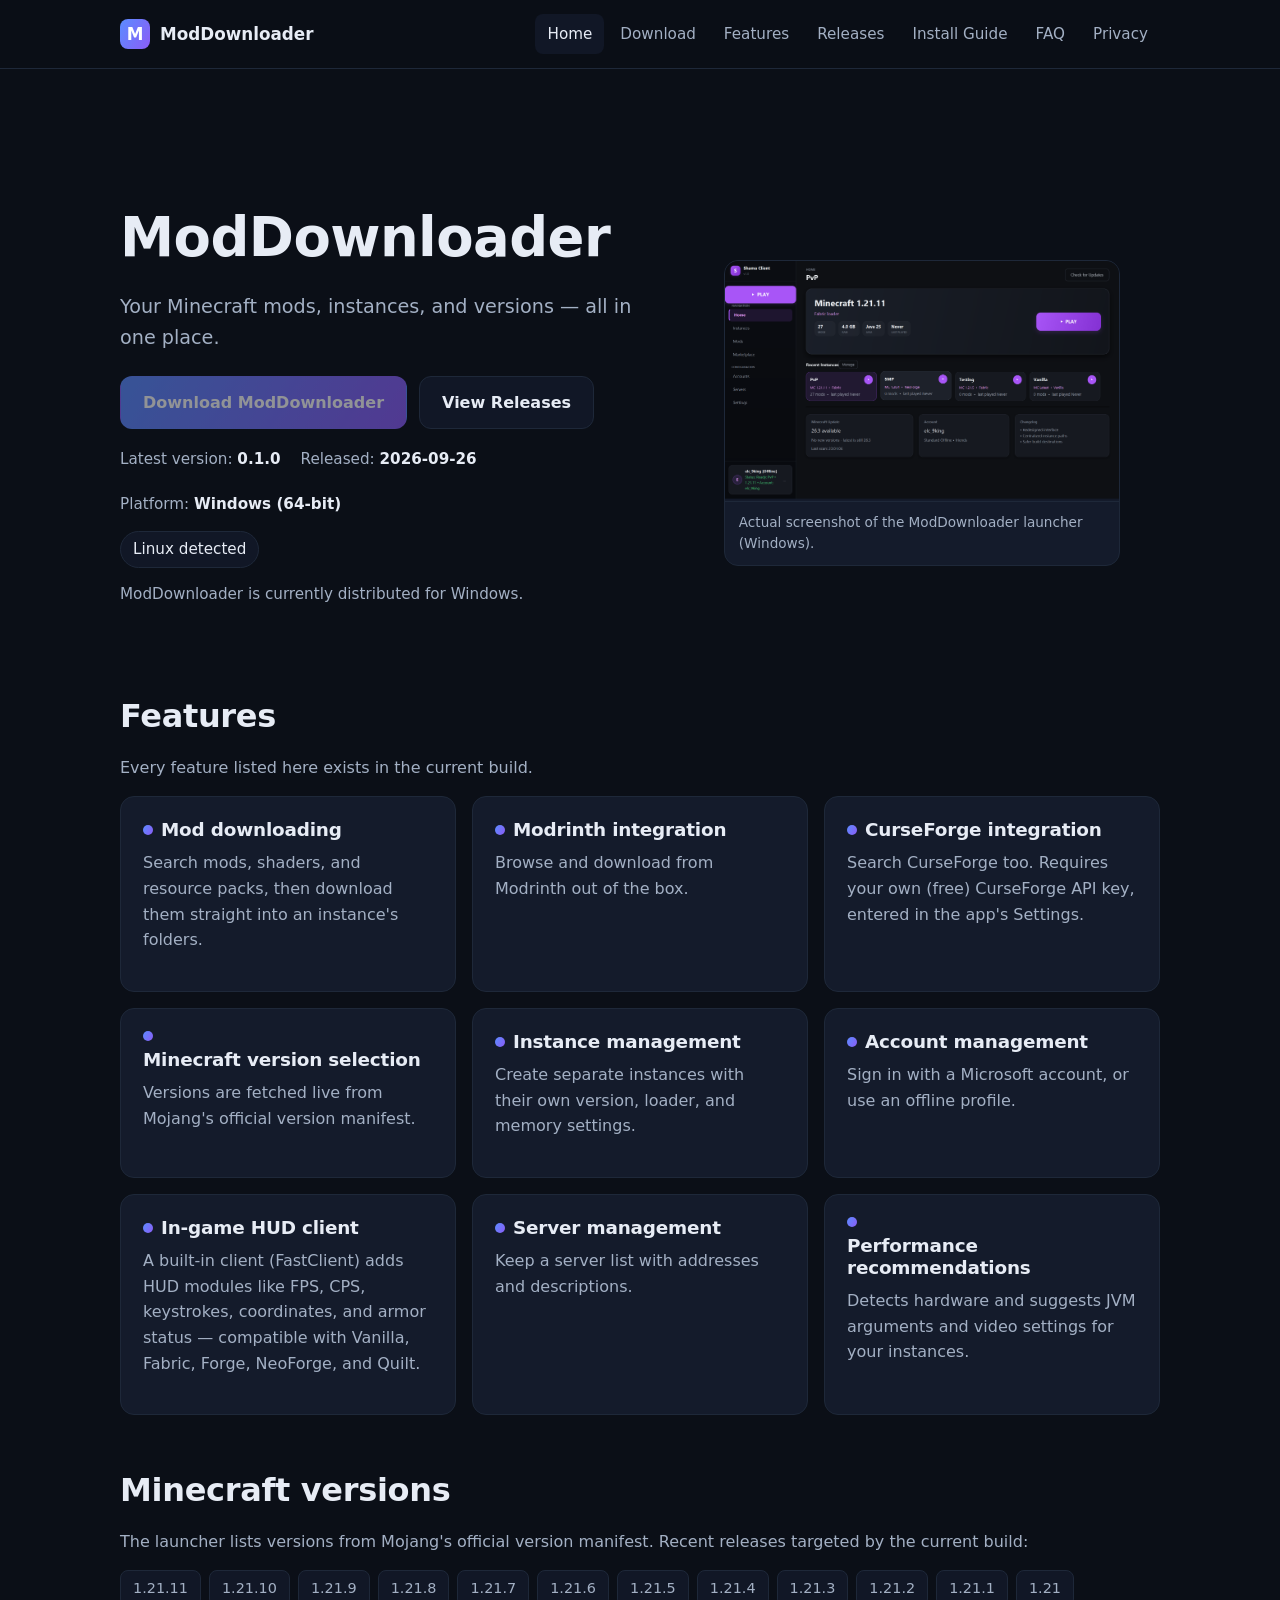
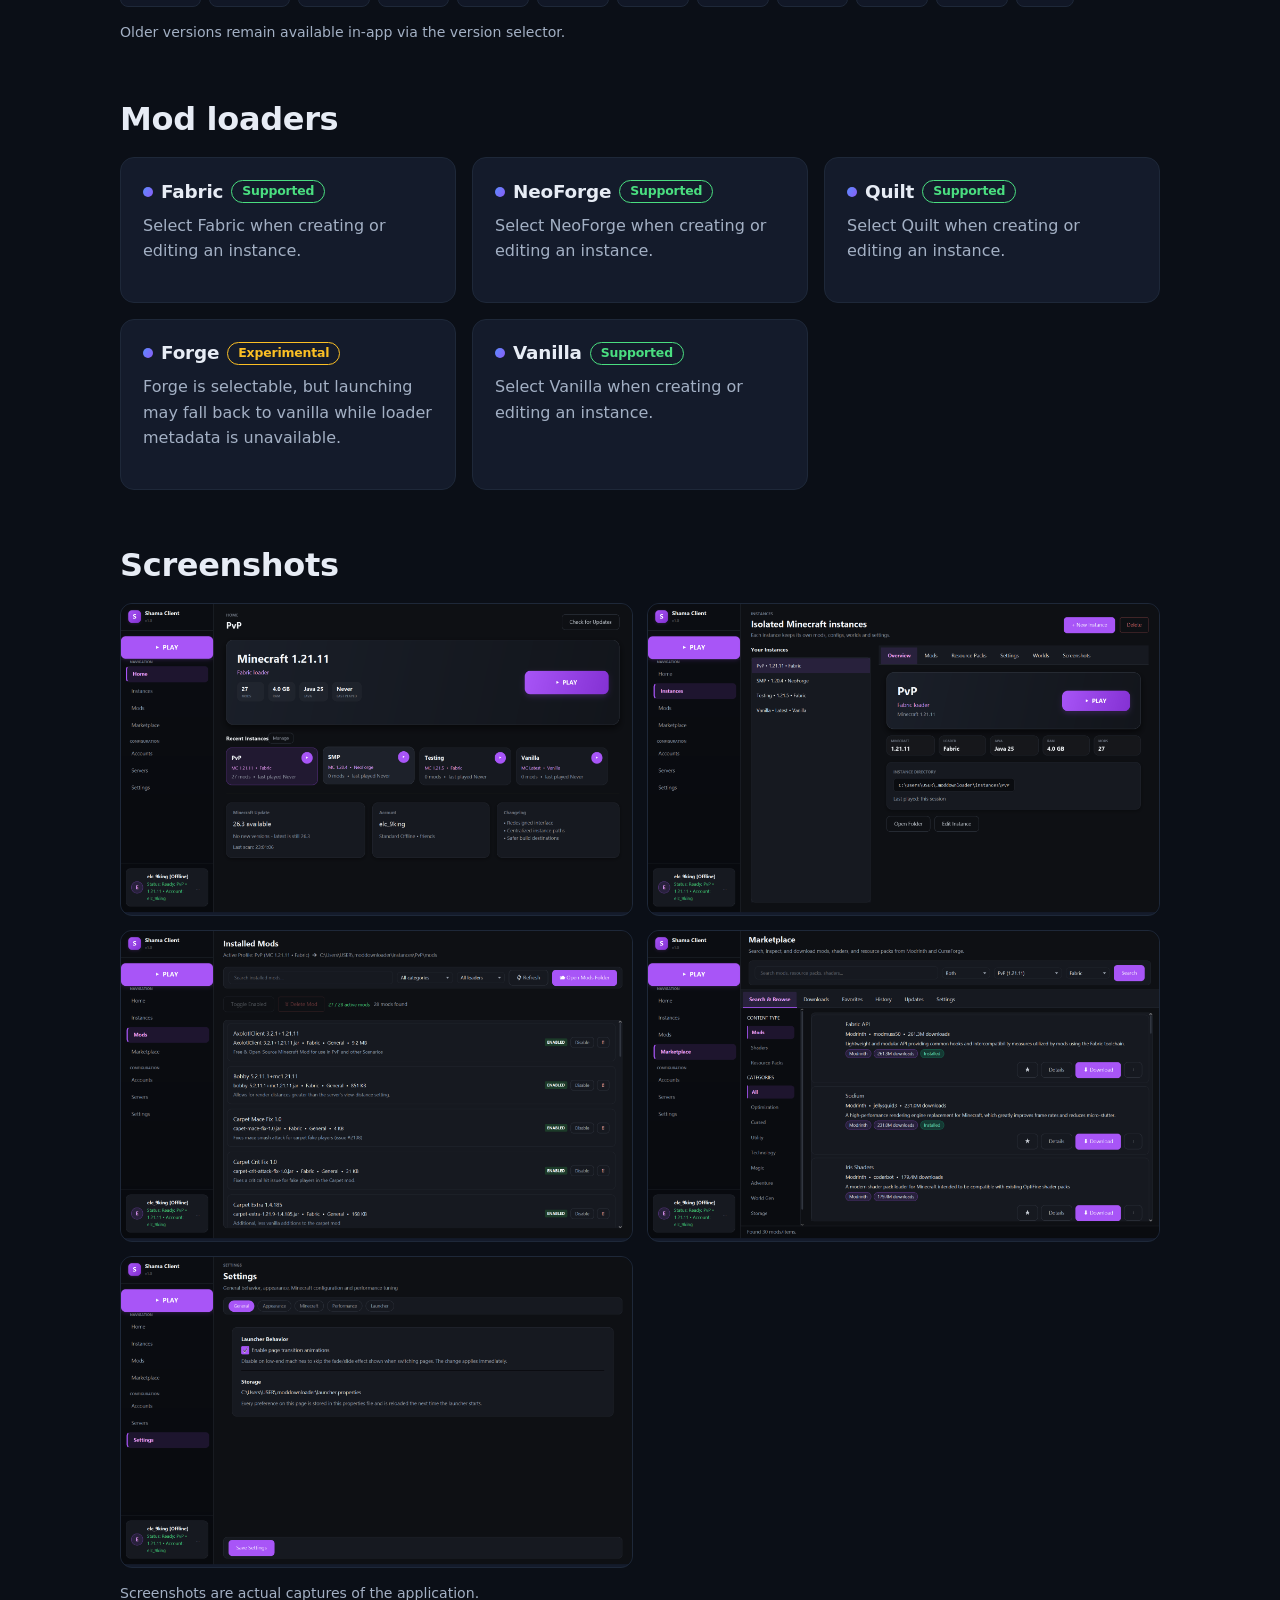
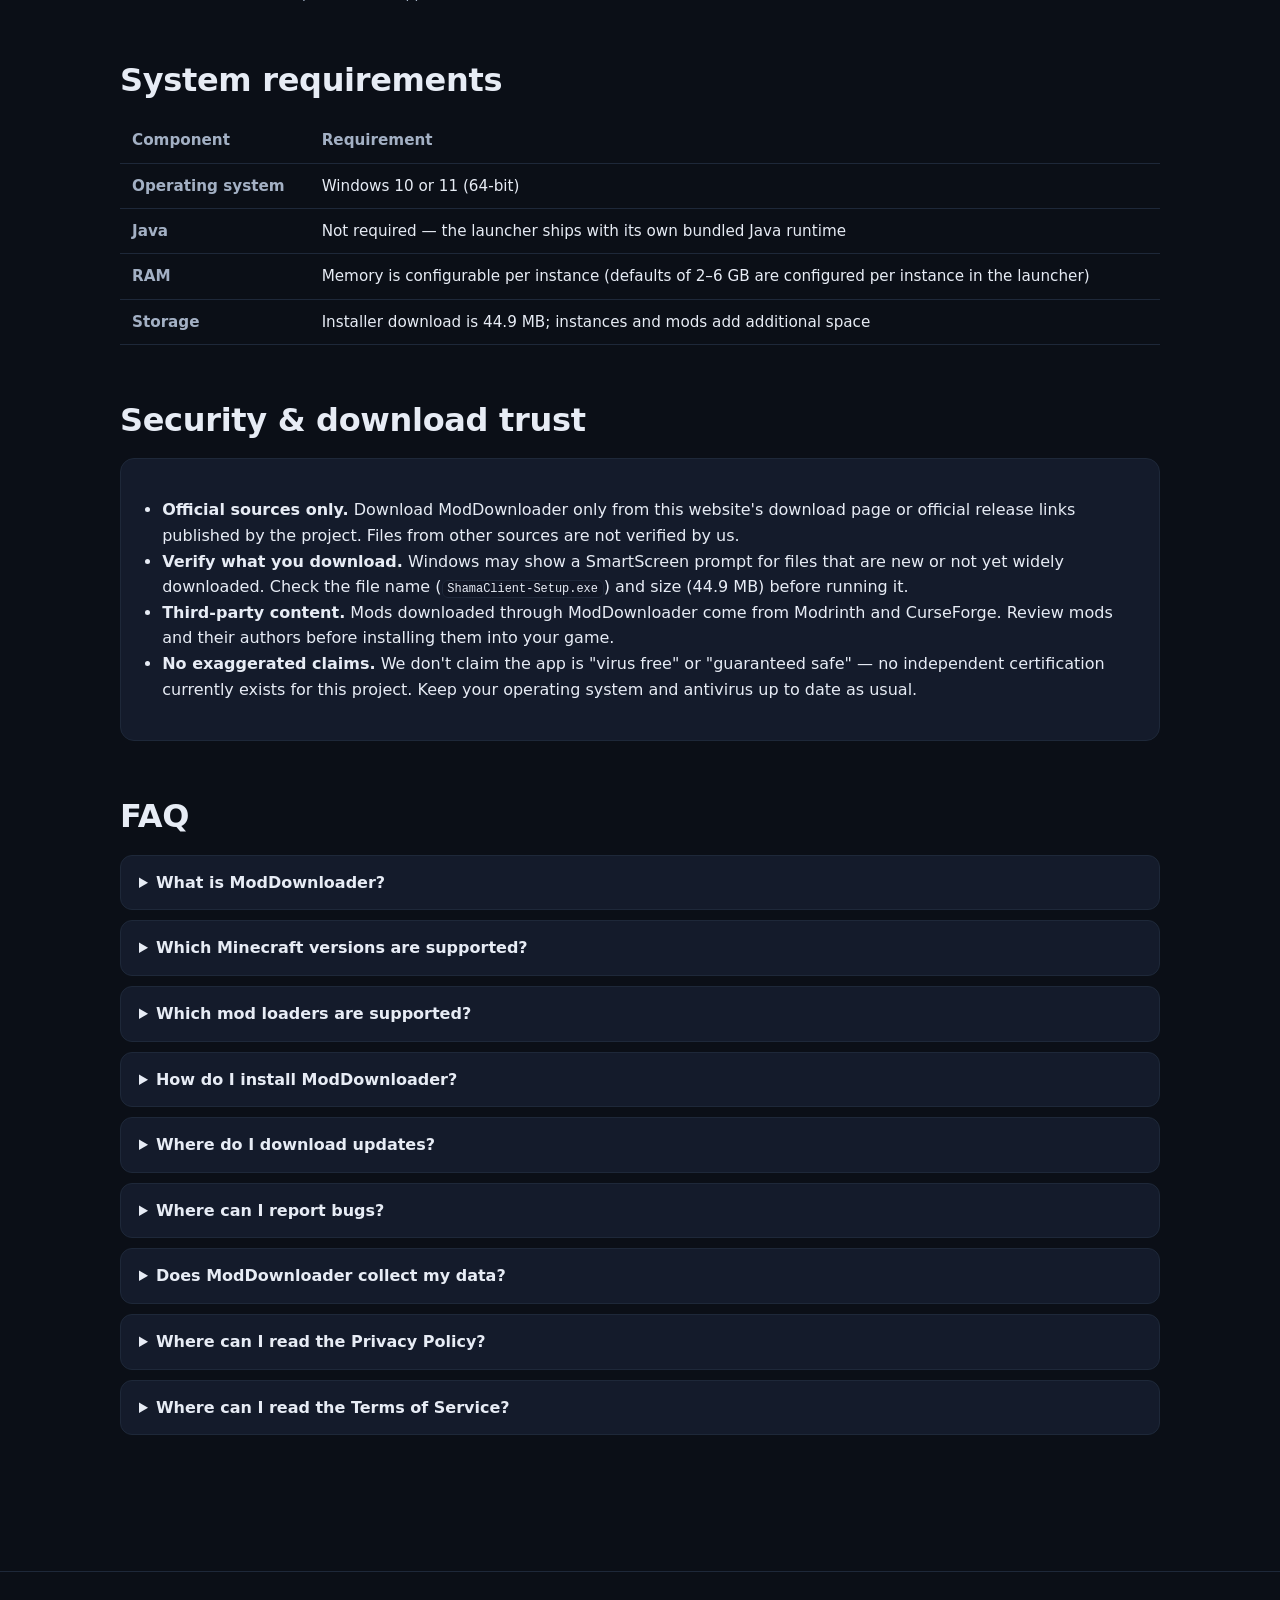
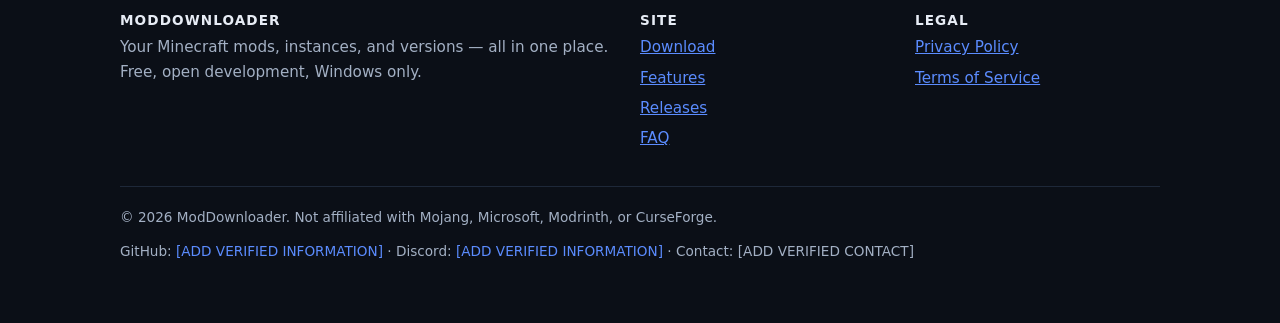
<file: index.html>
<!DOCTYPE html>
<html lang="en">
<head>
  <meta charset="UTF-8">
  <meta name="viewport" content="width=device-width, initial-scale=1.0">
  <title>ModDownloader — Minecraft Mod Launcher</title>
  <meta name="description" content="ModDownloader is a Windows launcher that searches and downloads Minecraft mods from Modrinth and CurseForge, manages instances, and launches Minecraft with Fabric, NeoForge, Quilt, Forge, or Vanilla.">
  <meta property="og:title" content="ModDownloader — Minecraft Mod Launcher">
  <meta property="og:description" content="Search, download, and manage Minecraft mods from Modrinth and CurseForge — with instances, accounts, and an in-game HUD client.">
  <meta property="og:type" content="website">
  <meta property="og:image" content="assets/screenshots/launcher-home.png">
  <link rel="icon" type="image/svg+xml" href="assets/favicon.svg">
  <link rel="stylesheet" href="assets/css/styles.css">
</head>
<body>
  <a class="skip-link" href="#main">Skip to main content</a>

  <header class="site-header">
    <nav class="nav-bar" aria-label="Main navigation">
      <a class="brand" href="index.html"><span class="logo" aria-hidden="true">M</span> ModDownloader</a>
      <button class="nav-toggle" aria-expanded="false" aria-controls="navlinks">Menu</button>
      <div class="nav-links" id="navlinks">
        <a href="index.html" aria-current="page">Home</a>
        <a href="download.html">Download</a>
        <a href="index.html#features">Features</a>
        <a href="releases.html">Releases</a>
        <a href="install.html">Install Guide</a>
        <a href="index.html#faq">FAQ</a>
        <a href="privacy.html">Privacy</a>
      </div>
    </nav>
  </header>

  <main id="main">
    <div class="container">

      <!-- ============ HERO ============ -->
      <section class="hero" aria-labelledby="hero-title">
        <div>
          <h1 id="hero-title">ModDownloader</h1>
          <p class="subtitle">Your Minecraft mods, instances, and versions — all in one place.</p>
          <div class="hero-actions">
            <a class="btn btn-primary" data-download-btn href="#">Download ModDownloader</a>
            <a class="btn btn-secondary" href="releases.html">View Releases</a>
          </div>
          <p class="status-line">
            <span>Latest version: <strong data-config="APP_VERSION"></strong></span>
            <span>Released: <strong data-config="RELEASE_DATE"></strong></span>
            <span>Platform: <strong data-config="PLATFORM"></strong></span>
          </p>
          <p class="os-note" data-os-note></p>
        </div>
        <figure class="hero-shot">
          <a href="index.html#screenshots" class="no-focus" aria-hidden="true" tabindex="-1">
            <img src="assets/screenshots/launcher-home.png" alt="Screenshot of the ModDownloader launcher home screen on Windows" loading="eager" width="1920" height="1166">
          </a>
          <figcaption class="shot-caption">Actual screenshot of the ModDownloader launcher (Windows).</figcaption>
        </figure>
      </section>

      <!-- ============ FEATURES ============ -->
      <section id="features" aria-labelledby="features-title">
        <h2 id="features-title">Features</h2>
        <p class="muted">Every feature listed here exists in the current build.</p>
        <div class="grid grid-3">
          <div class="card feature">
            <h3><span class="icon-dot" aria-hidden="true"></span> Mod downloading</h3>
            <p class="muted">Search mods, shaders, and resource packs, then download them straight into an instance's folders.</p>
          </div>
          <div class="card feature">
            <h3><span class="icon-dot" aria-hidden="true"></span> Modrinth integration</h3>
            <p class="muted">Browse and download from Modrinth out of the box.</p>
          </div>
          <div class="card feature">
            <h3><span class="icon-dot" aria-hidden="true"></span> CurseForge integration</h3>
            <p class="muted">Search CurseForge too. Requires your own (free) CurseForge API key, entered in the app's Settings.</p>
          </div>
          <div class="card feature">
            <h3><span class="icon-dot" aria-hidden="true"></span> Minecraft version selection</h3>
            <p class="muted">Versions are fetched live from Mojang's official version manifest.</p>
          </div>
          <div class="card feature">
            <h3><span class="icon-dot" aria-hidden="true"></span> Instance management</h3>
            <p class="muted">Create separate instances with their own version, loader, and memory settings.</p>
          </div>
          <div class="card feature">
            <h3><span class="icon-dot" aria-hidden="true"></span> Account management</h3>
            <p class="muted">Sign in with a Microsoft account, or use an offline profile.</p>
          </div>
          <div class="card feature">
            <h3><span class="icon-dot" aria-hidden="true"></span> In-game HUD client</h3>
            <p class="muted">A built-in client (FastClient) adds HUD modules like FPS, CPS, keystrokes, coordinates, and armor status — compatible with Vanilla, Fabric, Forge, NeoForge, and Quilt.</p>
          </div>
          <div class="card feature">
            <h3><span class="icon-dot" aria-hidden="true"></span> Server management</h3>
            <p class="muted">Keep a server list with addresses and descriptions.</p>
          </div>
          <div class="card feature">
            <h3><span class="icon-dot" aria-hidden="true"></span> Performance recommendations</h3>
            <p class="muted">Detects hardware and suggests JVM arguments and video settings for your instances.</p>
          </div>
        </div>
      </section>

      <!-- ============ MINECRAFT VERSIONS ============ -->
      <section aria-labelledby="versions-title">
        <h2 id="versions-title">Minecraft versions</h2>
        <p class="muted">The launcher lists versions from Mojang's official version manifest. Recent releases targeted by the current build:</p>
        <div class="chips" data-version-chips role="list" aria-label="Supported Minecraft versions"></div>
        <p class="small muted mt">Older versions remain available in-app via the version selector.</p>
      </section>

      <!-- ============ LOADERS ============ -->
      <section aria-labelledby="loaders-title">
        <h2 id="loaders-title">Mod loaders</h2>
        <div class="grid grid-3" data-loader-cards></div>
      </section>

      <!-- ============ SCREENSHOTS ============ -->
      <section id="screenshots" aria-labelledby="shots-title">
        <h2 id="shots-title">Screenshots</h2>
        <div class="gallery">
          <button type="button" data-shot="assets/screenshots/launcher-home.png" aria-label="Open screenshot: launcher home screen in larger viewer">
            <img src="assets/screenshots/launcher-home.png" alt="Launcher home screen showing the dashboard and navigation" loading="lazy" width="1920" height="1166">
          </button>
          <button type="button" data-shot="assets/screenshots/launcher-instances.png" aria-label="Open screenshot: instance management in larger viewer">
            <img src="assets/screenshots/launcher-instances.png" alt="Instance management screen showing isolated Minecraft instances with version and loader details" loading="lazy" width="1920" height="1166">
          </button>
          <button type="button" data-shot="assets/screenshots/launcher-mods.png" aria-label="Open screenshot: installed mods in larger viewer">
            <img src="assets/screenshots/launcher-mods.png" alt="Mods screen listing installed mods with enable, disable, and delete controls" loading="lazy" width="1920" height="1166">
          </button>
          <button type="button" data-shot="assets/screenshots/launcher-marketplace.png" aria-label="Open screenshot: marketplace in larger viewer">
            <img src="assets/screenshots/launcher-marketplace.png" alt="Marketplace screen searching mods on Modrinth and CurseForge with download buttons" loading="lazy" width="1920" height="1166">
          </button>
          <button type="button" data-shot="assets/screenshots/launcher-settings.png" aria-label="Open screenshot: settings in larger viewer">
            <img src="assets/screenshots/launcher-settings.png" alt="Settings screen with launcher behavior, appearance, Minecraft, performance, and launcher tabs" loading="lazy" width="1920" height="1166">
          </button>
        </div>
        <p class="small muted mt">Screenshots are actual captures of the application.</p>
      </section>

      <!-- ============ SYSTEM REQUIREMENTS ============ -->
      <section aria-labelledby="req-title">
        <h2 id="req-title">System requirements</h2>
        <table class="table">
          <thead><tr><th scope="col">Component</th><th scope="col">Requirement</th></tr></thead>
          <tbody>
            <tr><th scope="row">Operating system</th><td>Windows 10 or 11 (64-bit)</td></tr>
            <tr><th scope="row">Java</th><td>Not required — the launcher ships with its own bundled Java runtime</td></tr>
            <tr><th scope="row">RAM</th><td>Memory is configurable per instance (defaults of 2–6 GB are configured per instance in the launcher)</td></tr>
            <tr><th scope="row">Storage</th><td>Installer download is <span data-config="DOWNLOAD_SIZE"></span>; instances and mods add additional space</td></tr>
          </tbody>
        </table>
      </section>

      <!-- ============ SECURITY & TRUST ============ -->
      <section aria-labelledby="trust-title">
        <h2 id="trust-title">Security &amp; download trust</h2>
        <div class="card">
          <ul>
            <li><strong>Official sources only.</strong> Download ModDownloader only from this website's download page or official release links published by the project. Files from other sources are not verified by us.</li>
            <li><strong>Verify what you download.</strong> Windows may show a SmartScreen prompt for files that are new or not yet widely downloaded. Check the file name (<code data-config="DOWNLOAD_FILENAME"></code>) and size (<span data-config="DOWNLOAD_SIZE"></span>) before running it.</li>
            <li><strong>Third-party content.</strong> Mods downloaded through ModDownloader come from Modrinth and CurseForge. Review mods and their authors before installing them into your game.</li>
            <li><strong>No exaggerated claims.</strong> We don't claim the app is "virus free" or "guaranteed safe" — no independent certification currently exists for this project. Keep your operating system and antivirus up to date as usual.</li>
          </ul>
        </div>
      </section>

      <!-- ============ FAQ ============ -->
      <section id="faq" aria-labelledby="faq-title">
        <h2 id="faq-title">FAQ</h2>

        <details>
          <summary>What is ModDownloader?</summary>
          <div>ModDownloader is a Windows launcher for Minecraft that lets you search and download mods from Modrinth and CurseForge, manage game instances, sign in with a Microsoft account, and launch Minecraft — with an optional in-game HUD client built in.</div>
        </details>
        <details>
          <summary>Which Minecraft versions are supported?</summary>
          <div>The launcher fetches available versions from Mojang's official version manifest, so all current versions are selectable in-app. Recent releases the current build targets include <span class="muted" id="faq-versions">1.21 through 1.21.11</span>.</div>
        </details>
        <details>
          <summary>Which mod loaders are supported?</summary>
          <div>Fabric, NeoForge, Quilt, and Vanilla are supported. Forge is experimental: it is selectable, but launching may fall back to the vanilla client while Forge loader metadata is unavailable.</div>
        </details>
        <details>
          <summary>How do I install ModDownloader?</summary>
          <div>Download <span data-config="DOWNLOAD_FILENAME"></span> from the <a href="download.html">Download page</a>, run the installer, and follow its steps. Full walkthrough: <a href="install.html">Installation guide</a>.</div>
        </details>
        <details>
          <summary>Where do I download updates?</summary>
          <div>On the <a href="releases.html">Releases page</a>. Each release lists its version, date, and download.</div>
        </details>
        <details>
          <summary>Where can I report bugs?</summary>
          <div>
            [ADD VERIFIED INFORMATION] — an official issue tracker (e.g. GitHub repository) or contact address has not been published yet. Once available, it will be linked here and in the footer.
          </div>
        </details>
        <details>
          <summary>Does ModDownloader collect my data?</summary>
          <div>This website collects nothing (no cookies, analytics, or tracking). The launcher stores your settings and accounts locally on your computer. Details: <a href="privacy.html">Privacy Policy</a>.</div>
        </details>
        <details>
          <summary>Where can I read the Privacy Policy?</summary>
          <div><a href="privacy.html">/privacy</a></div>
        </details>
        <details>
          <summary>Where can I read the Terms of Service?</summary>
          <div><a href="terms.html">/terms</a></div>
        </details>
      </section>

    </div>
  </main>

  <footer class="site-footer">
    <div class="container">
      <div class="footer-grid">
        <div>
          <h3>ModDownloader</h3>
          <p>Your Minecraft mods, instances, and versions — all in one place. Free, open development, Windows only.</p>
        </div>
        <div>
          <h3>Site</h3>
          <ul>
            <li><a href="download.html">Download</a></li>
            <li><a href="index.html#features">Features</a></li>
            <li><a href="releases.html">Releases</a></li>
            <li><a href="index.html#faq">FAQ</a></li>
          </ul>
        </div>
        <div>
          <h3>Legal</h3>
          <ul>
            <li><a href="privacy.html">Privacy Policy</a></li>
            <li><a href="terms.html">Terms of Service</a></li>
          </ul>
        </div>
      </div>
      <div class="footer-bottom">
        <span>© 2026 ModDownloader. Not affiliated with Mojang, Microsoft, Modrinth, or CurseForge.</span>
        <span>
          GitHub: <a data-github-link href="#" aria-disabled="true">[ADD VERIFIED INFORMATION]</a> ·
          Discord: <a data-discord-link href="#" aria-disabled="true">[ADD VERIFIED INFORMATION]</a> ·
          Contact: <span>[ADD VERIFIED CONTACT]</span>
        </span>
      </div>
    </div>
  </footer>

  <script src="assets/js/config.js"></script>
  <script src="assets/js/main.js"></script>
</body>
</html>
</file>
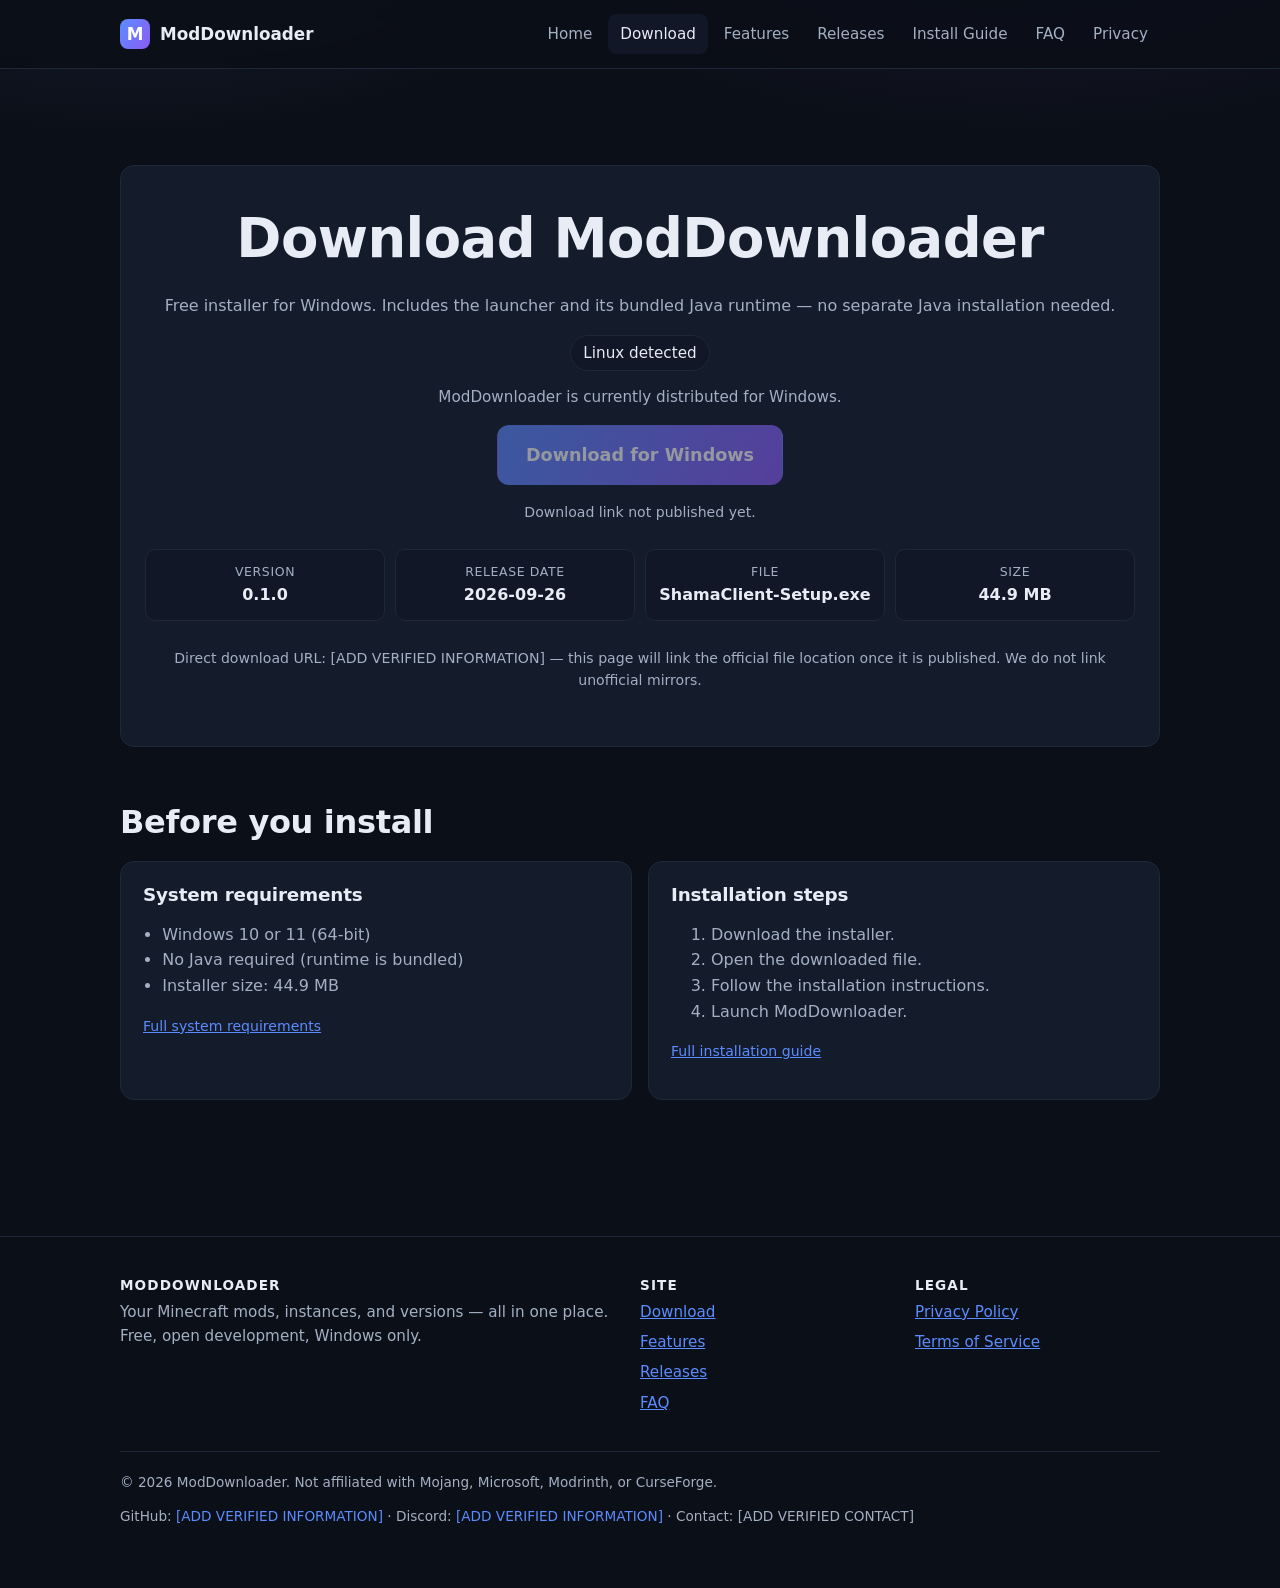
<file: download.html>
<!DOCTYPE html>
<html lang="en">

<head>
  <meta charset="UTF-8">
  <meta name="viewport" content="width=device-width, initial-scale=1.0">
  <title>Download ModDownloader — Minecraft Mod Launcher</title>
  <meta name="description"
    content="Download ModDownloader for Windows: search and download Minecraft mods from Modrinth and CurseForge, manage instances, and launch Minecraft.">
  <meta property="og:title" content="Download ModDownloader">
  <meta property="og:description" content="Download the ModDownloader installer for Windows.">
  <meta property="og:type" content="website">
  <link rel="icon" type="image/svg+xml" href="assets/favicon.svg">
  <link rel="stylesheet" href="assets/css/styles.css">
</head>

<body>
  <a class="skip-link" href="#main">Skip to main content</a>

  <header class="site-header">
    <nav class="nav-bar" aria-label="Main navigation">
      <a class="brand" href="index.html"><span class="logo" aria-hidden="true">M</span> ModDownloader</a>
      <button class="nav-toggle" aria-expanded="false" aria-controls="navlinks">Menu</button>
      <div class="nav-links" id="navlinks">
        <a href="index.html">Home</a>
        <a href="download.html" aria-current="page">Download</a>
        <a href="index.html#features">Features</a>
        <a href="releases.html">Releases</a>
        <a href="install.html">Install Guide</a>
        <a href="index.html#faq">FAQ</a>
        <a href="privacy.html">Privacy</a>
      </div>
    </nav>
  </header>

  <main id="main">
    <div class="container">

      <section aria-labelledby="dl-title">
        <div class="card download-card">
          <h1 id="dl-title">Download ModDownloader</h1>
          <p class="muted">Free installer for Windows. Includes the launcher and its bundled Java runtime — no separate
            Java installation needed.</p>

          <div class="os-note" data-os-note></div>

          <p class="mt">
            <a class="btn btn-primary" data-download-btn href="#">Download for Windows</a>
          </p>
          <p class="small muted" data-url-note hidden>Download link not published yet.</p>

          <div class="dl-facts">
            <div class="fact"><span>Version</span><strong data-config="APP_VERSION"></strong></div>
            <div class="fact"><span>Release date</span><strong data-config="RELEASE_DATE"></strong></div>
            <div class="fact"><span>File</span><strong data-config="DOWNLOAD_FILENAME"></strong></div>
            <div class="fact"><span>Size</span><strong data-config="DOWNLOAD_SIZE"></strong></div>
          </div>

          <p class="small muted">Direct download URL: [ADD VERIFIED INFORMATION] — this page will link the official file
            location once it is published. We do not link unofficial mirrors.</p>
        </div>
      </section>

      <section aria-labelledby="dl-req">
        <h2 id="dl-req">Before you install</h2>
        <div class="grid grid-2">
          <div class="card">
            <h3>System requirements</h3>
            <ul class="muted">
              <li>Windows 10 or 11 (64-bit)</li>
              <li>No Java required (runtime is bundled)</li>
              <li>Installer size: <span data-config="DOWNLOAD_SIZE"></span></li>
            </ul>
            <p class="small muted"><a href="index.html#req-title">Full system requirements</a></p>
          </div>
          <div class="card">
            <h3>Installation steps</h3>
            <ol class="muted">
              <li>Download the installer.</li>
              <li>Open the downloaded file.</li>
              <li>Follow the installation instructions.</li>
              <li>Launch ModDownloader.</li>
            </ol>
            <p class="small muted"><a href="install.html">Full installation guide</a></p>
          </div>
        </div>
      </section>

    </div>
  </main>

  <footer class="site-footer">
    <div class="container">
      <div class="footer-grid">
        <div>
          <h3>ModDownloader</h3>
          <p>Your Minecraft mods, instances, and versions — all in one place. Free, open development, Windows only.</p>
        </div>
        <div>
          <h3>Site</h3>
          <ul>
            <li><a href="download.html">Download</a></li>
            <li><a href="index.html#features">Features</a></li>
            <li><a href="releases.html">Releases</a></li>
            <li><a href="index.html#faq">FAQ</a></li>
          </ul>
        </div>
        <div>
          <h3>Legal</h3>
          <ul>
            <li><a href="privacy.html">Privacy Policy</a></li>
            <li><a href="terms.html">Terms of Service</a></li>
          </ul>
        </div>
      </div>
      <div class="footer-bottom">
        <span>© 2026 ModDownloader. Not affiliated with Mojang, Microsoft, Modrinth, or CurseForge.</span>
        <span>
          GitHub: <a data-github-link href="#" aria-disabled="true">[ADD VERIFIED INFORMATION]</a> ·
          Discord: <a data-discord-link href="#" aria-disabled="true">[ADD VERIFIED INFORMATION]</a> ·
          Contact: <span>[ADD VERIFIED CONTACT]</span>
        </span>
      </div>
    </div>
  </footer>

  <script src="assets/js/config.js"></script>
  <script src="assets/js/main.js"></script>
</body>

</html>
</file>
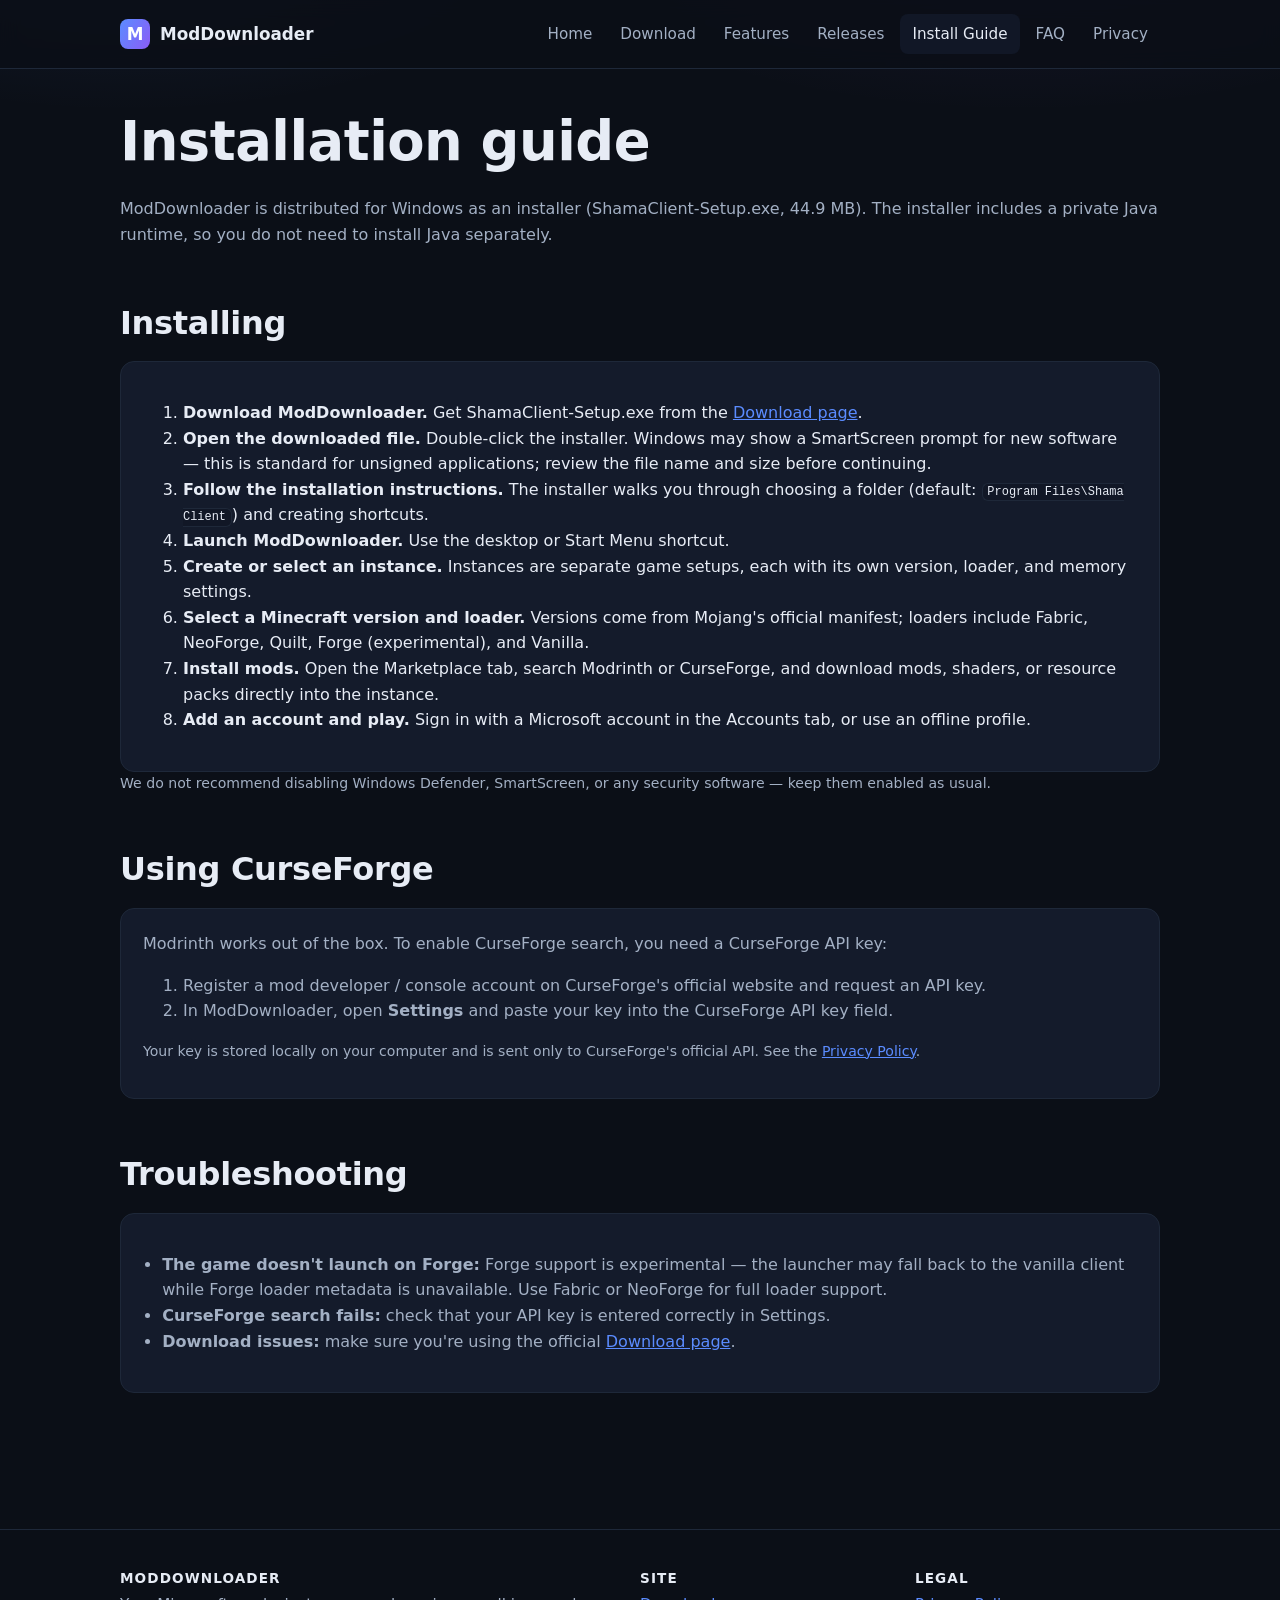
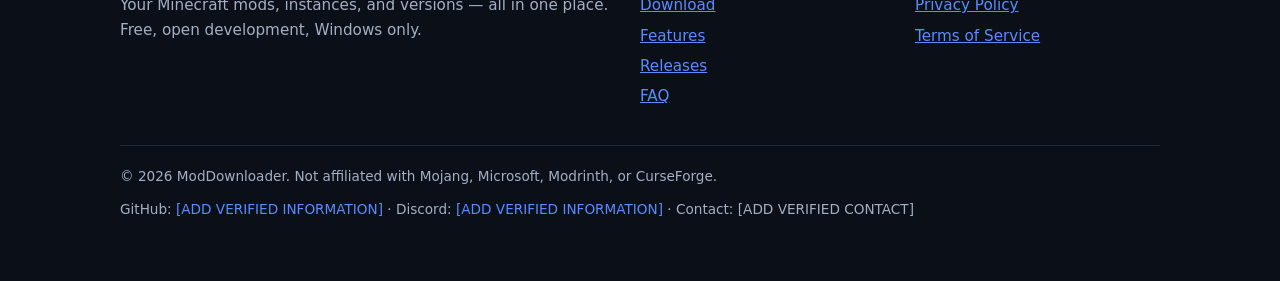
<file: install.html>
<!DOCTYPE html>
<html lang="en">

<head>
  <meta charset="UTF-8">
  <meta name="viewport" content="width=device-width, initial-scale=1.0">
  <title>Installation Guide — ModDownloader</title>
  <meta name="description" content="How to install ModDownloader on Windows and set up your first Minecraft instance.">
  <link rel="icon" type="image/svg+xml" href="assets/favicon.svg">
  <link rel="stylesheet" href="assets/css/styles.css">
</head>

<body>
  <a class="skip-link" href="#main">Skip to main content</a>

  <header class="site-header">
    <nav class="nav-bar" aria-label="Main navigation">
      <a class="brand" href="index.html"><span class="logo" aria-hidden="true">M</span> ModDownloader</a>
      <button class="nav-toggle" aria-expanded="false" aria-controls="navlinks">Menu</button>
      <div class="nav-links" id="navlinks">
        <a href="index.html">Home</a>
        <a href="download.html">Download</a>
        <a href="index.html#features">Features</a>
        <a href="releases.html">Releases</a>
        <a href="install.html" aria-current="page">Install Guide</a>
        <a href="index.html#faq">FAQ</a>
        <a href="privacy.html">Privacy</a>
      </div>
    </nav>
  </header>

  <main id="main">
    <div class="container">
      <h1>Installation guide</h1>
      <p class="muted">ModDownloader is distributed for Windows as an installer (<span
          data-config="DOWNLOAD_FILENAME"></span>, <span data-config="DOWNLOAD_SIZE"></span>). The installer includes a
        private Java runtime, so you do not need to install Java separately.</p>

      <section aria-labelledby="steps-title">
        <h2 id="steps-title">Installing</h2>
        <div class="card">
          <ol>
            <li><strong>Download ModDownloader.</strong> Get <span data-config="DOWNLOAD_FILENAME"></span> from the <a
                href="download.html">Download page</a>.</li>
            <li><strong>Open the downloaded file.</strong> Double-click the installer. Windows may show a SmartScreen
              prompt for new software — this is standard for unsigned applications; review the file name and size before
              continuing.</li>
            <li><strong>Follow the installation instructions.</strong> The installer walks you through choosing a folder
              (default: <code>Program Files\Shama Client</code>) and creating shortcuts.</li>
            <li><strong>Launch ModDownloader.</strong> Use the desktop or Start Menu shortcut.</li>
            <li><strong>Create or select an instance.</strong> Instances are separate game setups, each with its own
              version, loader, and memory settings.</li>
            <li><strong>Select a Minecraft version and loader.</strong> Versions come from Mojang's official manifest;
              loaders include Fabric, NeoForge, Quilt, Forge (experimental), and Vanilla.</li>
            <li><strong>Install mods.</strong> Open the Marketplace tab, search Modrinth or CurseForge, and download
              mods, shaders, or resource packs directly into the instance.</li>
            <li><strong>Add an account and play.</strong> Sign in with a Microsoft account in the Accounts tab, or use
              an offline profile.</li>
          </ol>
        </div>
        <p class="small muted">We do not recommend disabling Windows Defender, SmartScreen, or any security software —
          keep them enabled as usual.</p>
      </section>

      <section aria-labelledby="curseforge-note">
        <h2 id="curseforge-note">Using CurseForge</h2>
        <div class="card">
          <p class="muted">Modrinth works out of the box. To enable CurseForge search, you need a CurseForge API key:
          </p>
          <ol class="muted">
            <li>Register a mod developer / console account on CurseForge's official website and request an API key.</li>
            <li>In ModDownloader, open <strong>Settings</strong> and paste your key into the CurseForge API key field.
            </li>
          </ol>
          <p class="small muted">Your key is stored locally on your computer and is sent only to CurseForge's official
            API. See the <a href="privacy.html">Privacy Policy</a>.</p>
        </div>
      </section>

      <section aria-labelledby="trouble-title">
        <h2 id="trouble-title">Troubleshooting</h2>
        <div class="card">
          <ul class="muted">
            <li><strong>The game doesn't launch on Forge:</strong> Forge support is experimental — the launcher may fall
              back to the vanilla client while Forge loader metadata is unavailable. Use Fabric or NeoForge for full
              loader support.</li>
            <li><strong>CurseForge search fails:</strong> check that your API key is entered correctly in Settings.</li>
            <li><strong>Download issues:</strong> make sure you're using the official <a href="download.html">Download
                page</a>.</li>
          </ul>
        </div>
      </section>
    </div>
  </main>

  <footer class="site-footer">
    <div class="container">
      <div class="footer-grid">
        <div>
          <h3>ModDownloader</h3>
          <p>Your Minecraft mods, instances, and versions — all in one place. Free, open development, Windows only.</p>
        </div>
        <div>
          <h3>Site</h3>
          <ul>
            <li><a href="download.html">Download</a></li>
            <li><a href="index.html#features">Features</a></li>
            <li><a href="releases.html">Releases</a></li>
            <li><a href="index.html#faq">FAQ</a></li>
          </ul>
        </div>
        <div>
          <h3>Legal</h3>
          <ul>
            <li><a href="privacy.html">Privacy Policy</a></li>
            <li><a href="terms.html">Terms of Service</a></li>
          </ul>
        </div>
      </div>
      <div class="footer-bottom">
        <span>© 2026 ModDownloader. Not affiliated with Mojang, Microsoft, Modrinth, or CurseForge.</span>
        <span>
          GitHub: <a data-github-link href="#" aria-disabled="true">[ADD VERIFIED INFORMATION]</a> ·
          Discord: <a data-discord-link href="#" aria-disabled="true">[ADD VERIFIED INFORMATION]</a> ·
          Contact: <span>[ADD VERIFIED CONTACT]</span>
        </span>
      </div>
    </div>
  </footer>

  <script src="assets/js/config.js"></script>
  <script src="assets/js/main.js"></script>
</body>

</html>
</file>
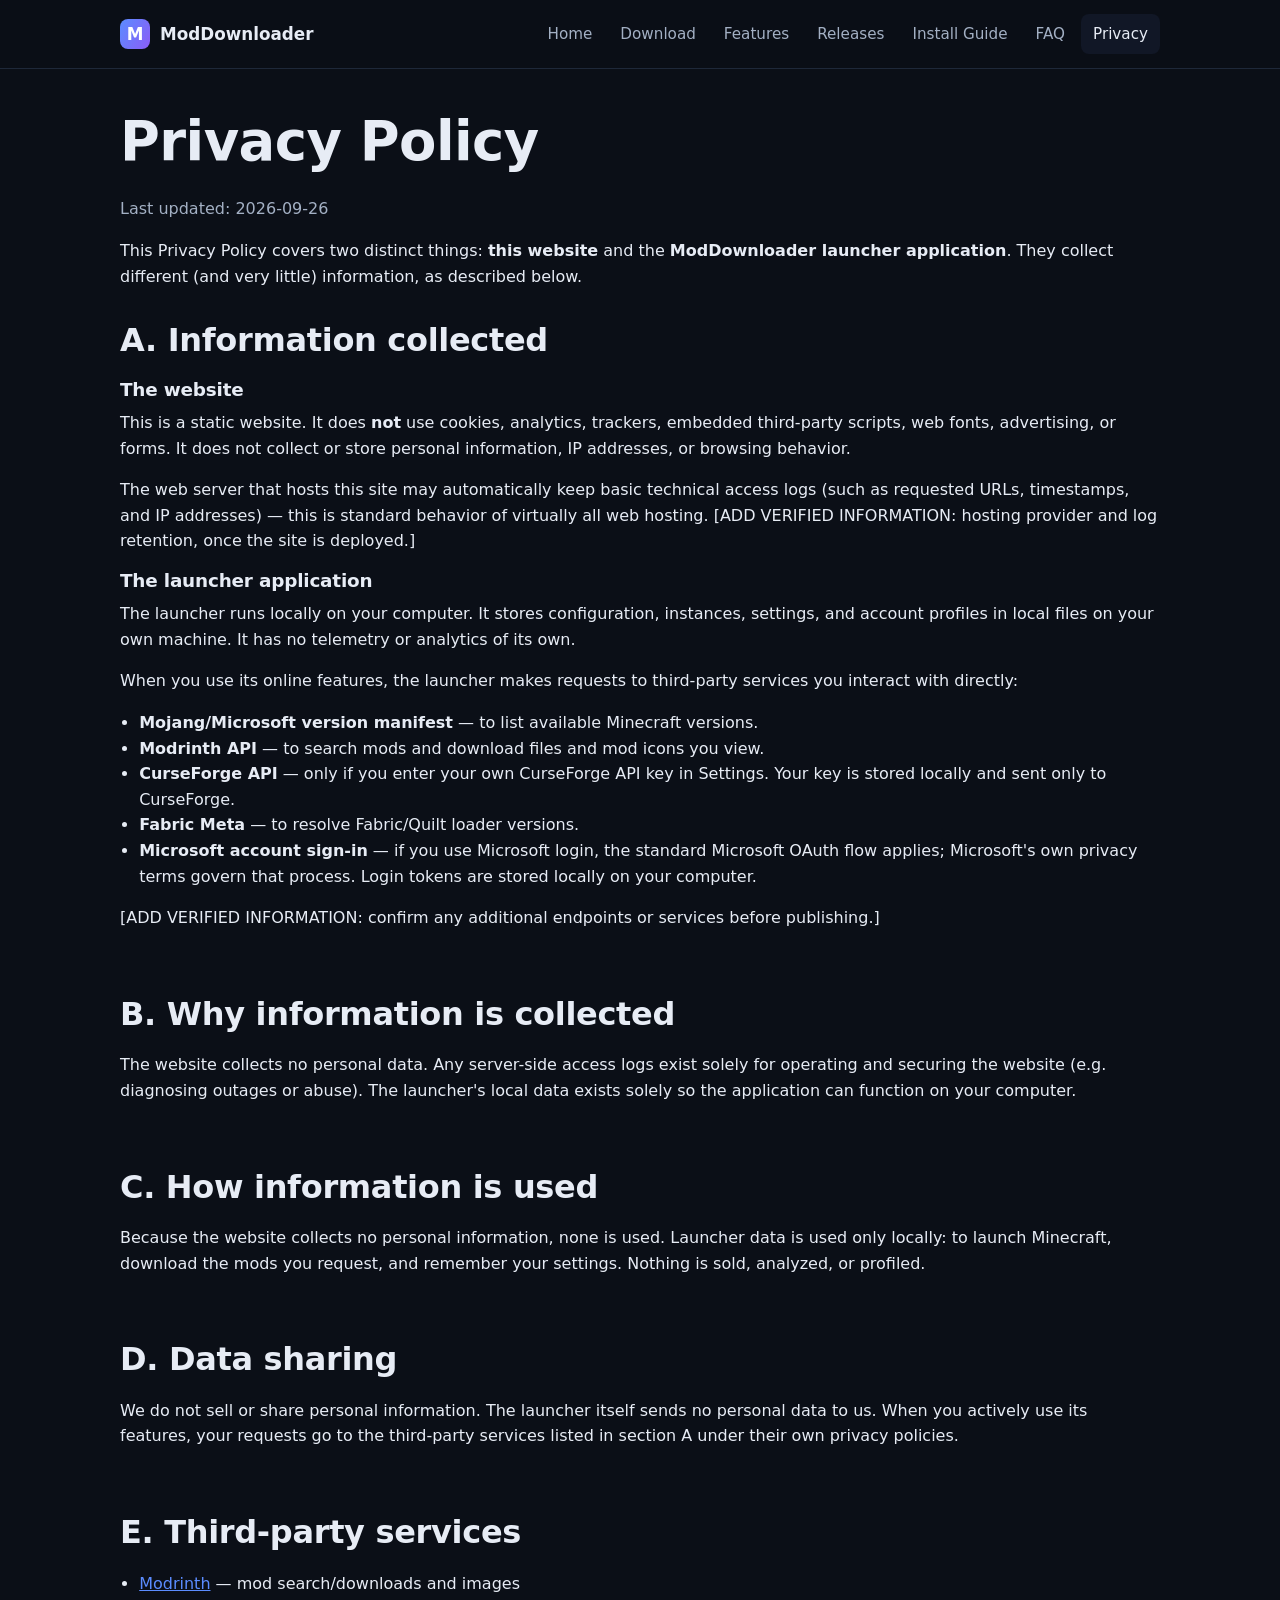
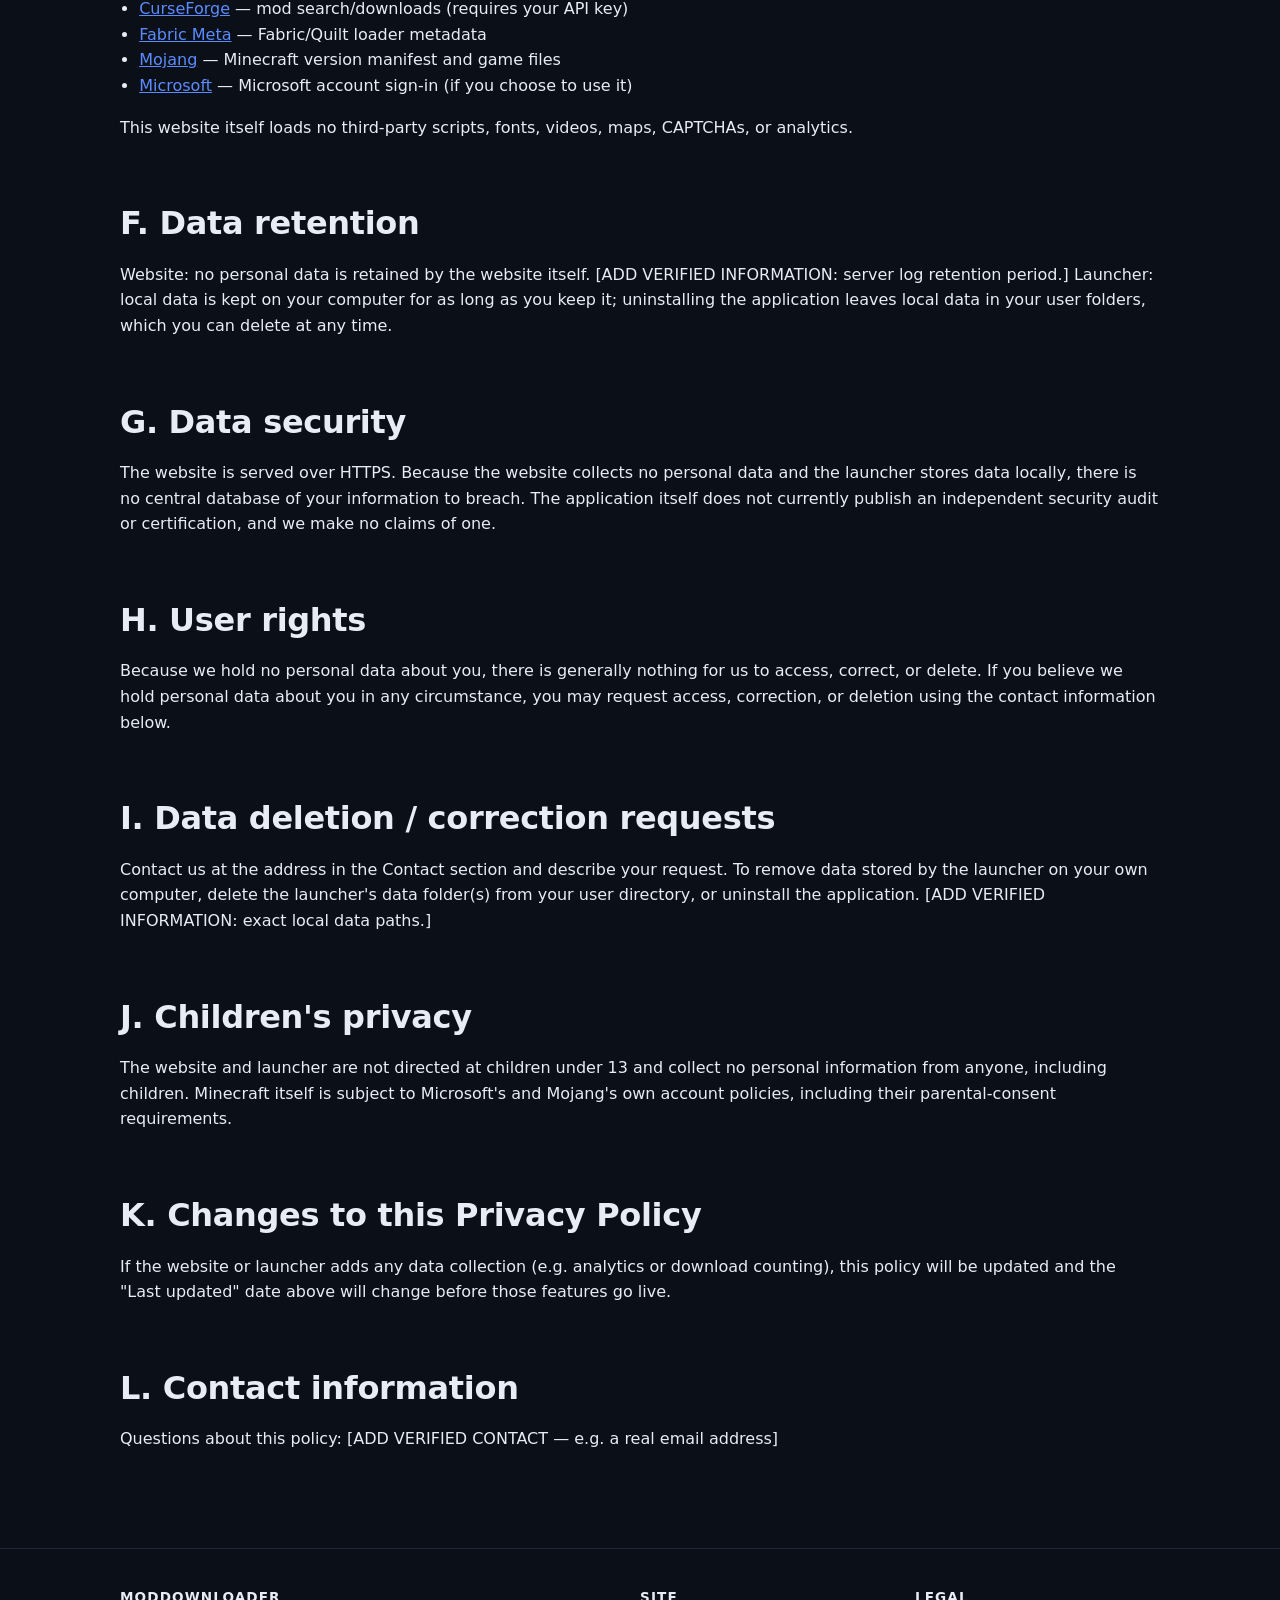
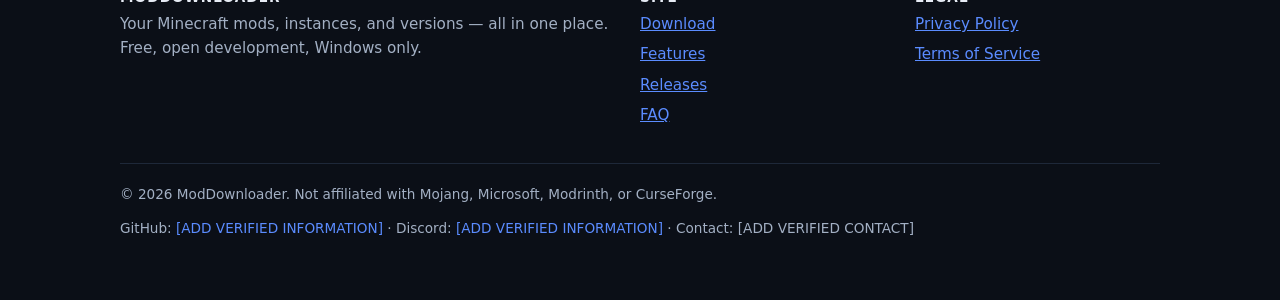
<file: privacy.html>
<!DOCTYPE html>
<html lang="en">

<head>
  <meta charset="UTF-8">
  <meta name="viewport" content="width=device-width, initial-scale=1.0">
  <title>Privacy Policy — ModDownloader</title>
  <meta name="description" content="Privacy Policy for the ModDownloader website and launcher.">
  <link rel="icon" type="image/svg+xml" href="assets/favicon.svg">
  <link rel="stylesheet" href="assets/css/styles.css">
</head>

<body>
  <a class="skip-link" href="#main">Skip to main content</a>

  <header class="site-header">
    <nav class="nav-bar" aria-label="Main navigation">
      <a class="brand" href="index.html"><span class="logo" aria-hidden="true">M</span> ModDownloader</a>
      <button class="nav-toggle" aria-expanded="false" aria-controls="navlinks">Menu</button>
      <div class="nav-links" id="navlinks">
        <a href="index.html">Home</a>
        <a href="download.html">Download</a>
        <a href="index.html#features">Features</a>
        <a href="releases.html">Releases</a>
        <a href="install.html">Install Guide</a>
        <a href="index.html#faq">FAQ</a>
        <a href="privacy.html" aria-current="page">Privacy</a>
      </div>
    </nav>
  </header>

  <main id="main">
    <div class="container legal">
      <h1>Privacy Policy</h1>
      <p class="muted">Last updated: <span data-config="RELEASE_DATE"></span></p>

      <p>This Privacy Policy covers two distinct things: <strong>this website</strong> and the <strong>ModDownloader
          launcher application</strong>. They collect different (and very little) information, as described below.</p>

      <h2 id="website">A. Information collected</h2>

      <h3>The website</h3>
      <p>This is a static website. It does <strong>not</strong> use cookies, analytics, trackers, embedded third-party
        scripts, web fonts, advertising, or forms. It does not collect or store personal information, IP addresses, or
        browsing behavior.</p>
      <p>The web server that hosts this site may automatically keep basic technical access logs (such as requested URLs,
        timestamps, and IP addresses) — this is standard behavior of virtually all web hosting. [ADD VERIFIED
        INFORMATION: hosting provider and log retention, once the site is deployed.]</p>

      <h3>The launcher application</h3>
      <p>The launcher runs locally on your computer. It stores configuration, instances, settings, and account profiles
        in local files on your own machine. It has no telemetry or analytics of its own.</p>
      <p>When you use its online features, the launcher makes requests to third-party services you interact with
        directly:</p>
      <ul>
        <li><strong>Mojang/Microsoft version manifest</strong> — to list available Minecraft versions.</li>
        <li><strong>Modrinth API</strong> — to search mods and download files and mod icons you view.</li>
        <li><strong>CurseForge API</strong> — only if you enter your own CurseForge API key in Settings. Your key is
          stored locally and sent only to CurseForge.</li>
        <li><strong>Fabric Meta</strong> — to resolve Fabric/Quilt loader versions.</li>
        <li><strong>Microsoft account sign-in</strong> — if you use Microsoft login, the standard Microsoft OAuth flow
          applies; Microsoft's own privacy terms govern that process. Login tokens are stored locally on your computer.
        </li>
      </ul>
      <p>[ADD VERIFIED INFORMATION: confirm any additional endpoints or services before publishing.]</p>

      <h2 id="why">B. Why information is collected</h2>
      <p>The website collects no personal data. Any server-side access logs exist solely for operating and securing the
        website (e.g. diagnosing outages or abuse). The launcher's local data exists solely so the application can
        function on your computer.</p>

      <h2 id="use">C. How information is used</h2>
      <p>Because the website collects no personal information, none is used. Launcher data is used only locally: to
        launch Minecraft, download the mods you request, and remember your settings. Nothing is sold, analyzed, or
        profiled.</p>

      <h2 id="sharing">D. Data sharing</h2>
      <p>We do not sell or share personal information. The launcher itself sends no personal data to us. When you
        actively use its features, your requests go to the third-party services listed in section A under their own
        privacy policies.</p>

      <h2 id="third-party">E. Third-party services</h2>
      <ul>
        <li><a href="https://modrinth.com" rel="noopener">Modrinth</a> — mod search/downloads and images</li>
        <li><a href="https://www.curseforge.com" rel="noopener">CurseForge</a> — mod search/downloads (requires your API
          key)</li>
        <li><a href="https://meta.fabricmc.net" rel="noopener">Fabric Meta</a> — Fabric/Quilt loader metadata</li>
        <li><a href="https://launchermeta.mojang.com" rel="noopener">Mojang</a> — Minecraft version manifest and game
          files</li>
        <li><a href="https://www.microsoft.com" rel="noopener">Microsoft</a> — Microsoft account sign-in (if you choose
          to use it)</li>
      </ul>
      <p>This website itself loads no third-party scripts, fonts, videos, maps, CAPTCHAs, or analytics.</p>

      <h2 id="retention">F. Data retention</h2>
      <p>Website: no personal data is retained by the website itself. [ADD VERIFIED INFORMATION: server log retention
        period.] Launcher: local data is kept on your computer for as long as you keep it; uninstalling the application
        leaves local data in your user folders, which you can delete at any time.</p>

      <h2 id="security">G. Data security</h2>
      <p>The website is served over HTTPS. Because the website collects no personal data and the launcher stores data
        locally, there is no central database of your information to breach. The application itself does not currently
        publish an independent security audit or certification, and we make no claims of one.</p>

      <h2 id="rights">H. User rights</h2>
      <p>Because we hold no personal data about you, there is generally nothing for us to access, correct, or delete. If
        you believe we hold personal data about you in any circumstance, you may request access, correction, or deletion
        using the contact information below.</p>

      <h2 id="deletion">I. Data deletion / correction requests</h2>
      <p>Contact us at the address in the Contact section and describe your request. To remove data stored by the
        launcher on your own computer, delete the launcher's data folder(s) from your user directory, or uninstall the
        application. [ADD VERIFIED INFORMATION: exact local data paths.]</p>

      <h2 id="children">J. Children's privacy</h2>
      <p>The website and launcher are not directed at children under 13 and collect no personal information from anyone,
        including children. Minecraft itself is subject to Microsoft's and Mojang's own account policies, including
        their parental-consent requirements.</p>

      <h2 id="changes">K. Changes to this Privacy Policy</h2>
      <p>If the website or launcher adds any data collection (e.g. analytics or download counting), this policy will be
        updated and the "Last updated" date above will change before those features go live.</p>

      <h2 id="contact">L. Contact information</h2>
      <p>Questions about this policy: <span>[ADD VERIFIED CONTACT — e.g. a real email address]</span></p>
    </div>
  </main>

  <footer class="site-footer">
    <div class="container">
      <div class="footer-grid">
        <div>
          <h3>ModDownloader</h3>
          <p>Your Minecraft mods, instances, and versions — all in one place. Free, open development, Windows only.</p>
        </div>
        <div>
          <h3>Site</h3>
          <ul>
            <li><a href="download.html">Download</a></li>
            <li><a href="index.html#features">Features</a></li>
            <li><a href="releases.html">Releases</a></li>
            <li><a href="index.html#faq">FAQ</a></li>
          </ul>
        </div>
        <div>
          <h3>Legal</h3>
          <ul>
            <li><a href="privacy.html">Privacy Policy</a></li>
            <li><a href="terms.html">Terms of Service</a></li>
          </ul>
        </div>
      </div>
      <div class="footer-bottom">
        <span>© 2026 ModDownloader. Not affiliated with Mojang, Microsoft, Modrinth, or CurseForge.</span>
        <span>
          GitHub: <a data-github-link href="#" aria-disabled="true">[ADD VERIFIED INFORMATION]</a> ·
          Discord: <a data-discord-link href="#" aria-disabled="true">[ADD VERIFIED INFORMATION]</a> ·
          Contact: <span>[ADD VERIFIED CONTACT]</span>
        </span>
      </div>
    </div>
  </footer>

  <script src="assets/js/config.js"></script>
  <script src="assets/js/main.js"></script>
</body>

</html>
</file>
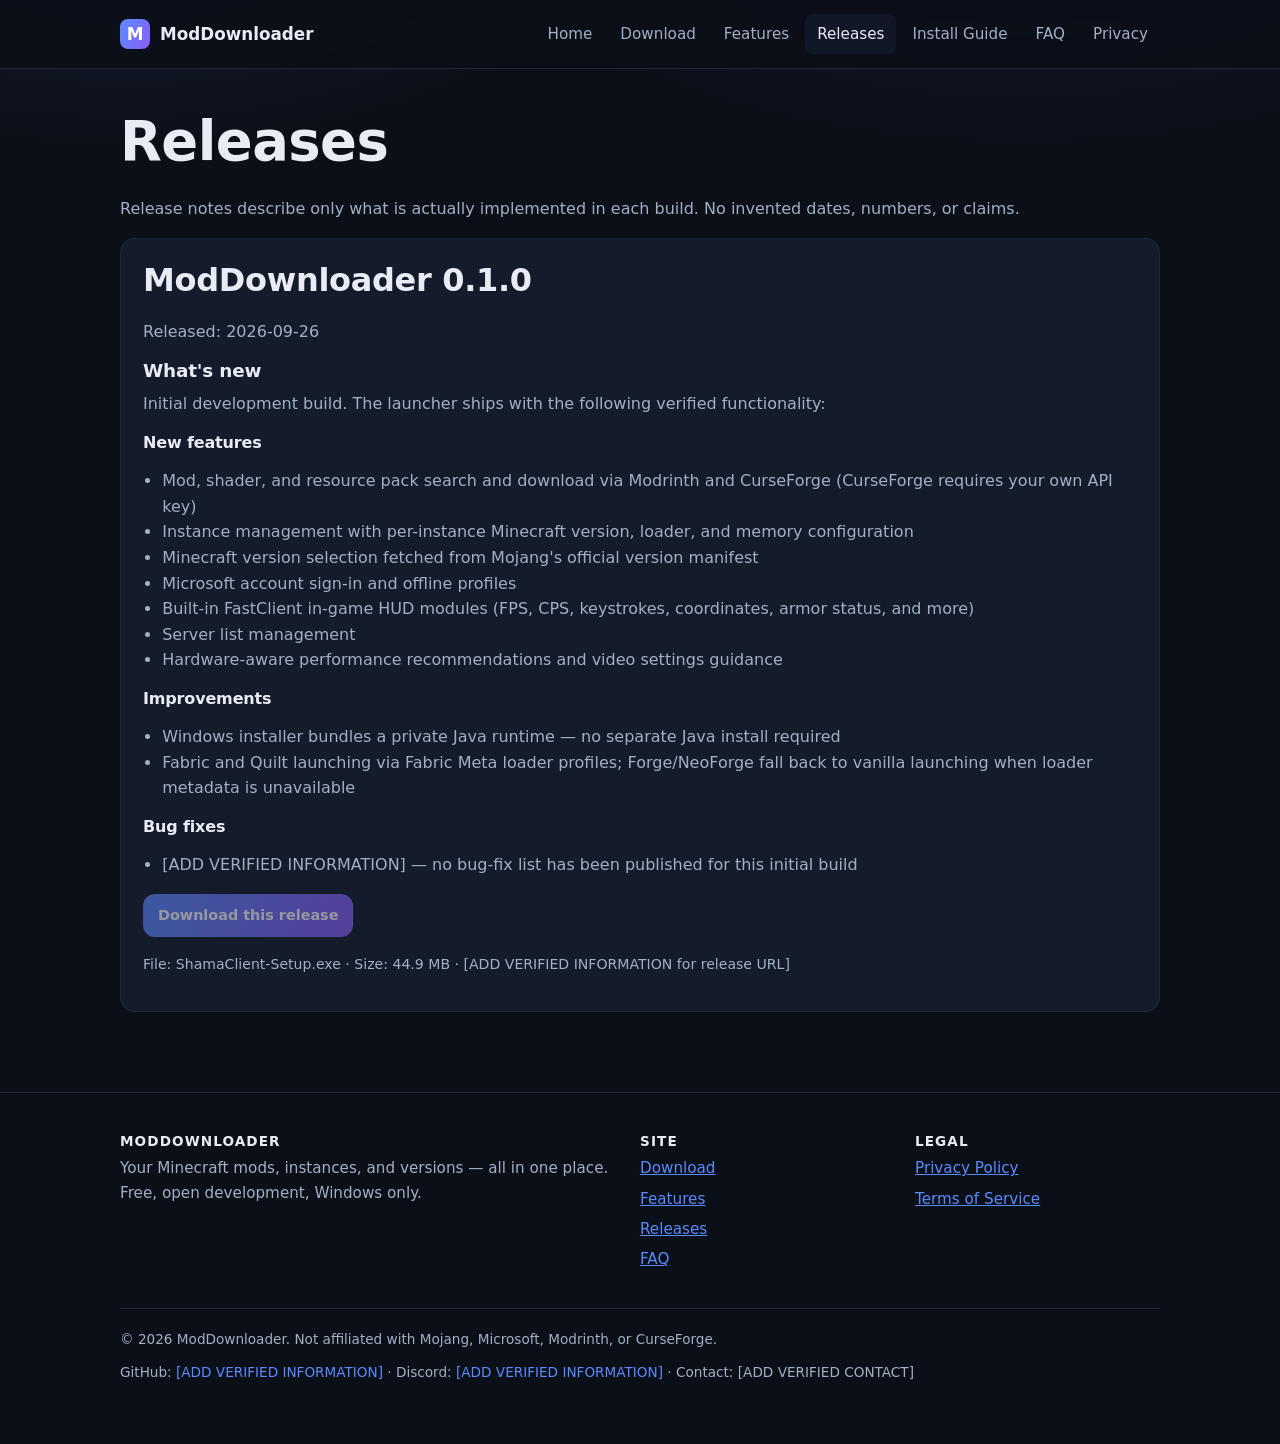
<file: releases.html>
<!DOCTYPE html>
<html lang="en">

<head>
  <meta charset="UTF-8">
  <meta name="viewport" content="width=device-width, initial-scale=1.0">
  <title>Releases — ModDownloader</title>
  <meta name="description" content="ModDownloader release notes and downloads: versions, dates, and changes.">
  <link rel="icon" type="image/svg+xml" href="assets/favicon.svg">
  <link rel="stylesheet" href="assets/css/styles.css">
</head>

<body>
  <a class="skip-link" href="#main">Skip to main content</a>

  <header class="site-header">
    <nav class="nav-bar" aria-label="Main navigation">
      <a class="brand" href="index.html"><span class="logo" aria-hidden="true">M</span> ModDownloader</a>
      <button class="nav-toggle" aria-expanded="false" aria-controls="navlinks">Menu</button>
      <div class="nav-links" id="navlinks">
        <a href="index.html">Home</a>
        <a href="download.html">Download</a>
        <a href="index.html#features">Features</a>
        <a href="releases.html" aria-current="page">Releases</a>
        <a href="install.html">Install Guide</a>
        <a href="index.html#faq">FAQ</a>
        <a href="privacy.html">Privacy</a>
      </div>
    </nav>
  </header>

  <main id="main">
    <div class="container">
      <h1>Releases</h1>
      <p class="muted">Release notes describe only what is actually implemented in each build. No invented dates,
        numbers, or claims.</p>

      <!-- Release entries: keep each release in its own <article>, newest first. -->
      <article class="card" aria-labelledby="rel-010">
        <h2 id="rel-010">ModDownloader <span data-config="APP_VERSION"></span></h2>
        <p class="muted">Released: <span data-config="RELEASE_DATE"></span></p>

        <h3>What's new</h3>
        <p class="muted">Initial development build. The launcher ships with the following verified functionality:</p>

        <h3 style="font-size:1rem">New features</h3>
        <ul class="muted">
          <li>Mod, shader, and resource pack search and download via Modrinth and CurseForge (CurseForge requires your
            own API key)</li>
          <li>Instance management with per-instance Minecraft version, loader, and memory configuration</li>
          <li>Minecraft version selection fetched from Mojang's official version manifest</li>
          <li>Microsoft account sign-in and offline profiles</li>
          <li>Built-in FastClient in-game HUD modules (FPS, CPS, keystrokes, coordinates, armor status, and more)</li>
          <li>Server list management</li>
          <li>Hardware-aware performance recommendations and video settings guidance</li>
        </ul>

        <h3 style="font-size:1rem">Improvements</h3>
        <ul class="muted">
          <li>Windows installer bundles a private Java runtime — no separate Java install required</li>
          <li>Fabric and Quilt launching via Fabric Meta loader profiles; Forge/NeoForge fall back to vanilla launching
            when loader metadata is unavailable</li>
        </ul>

        <h3 style="font-size:1rem">Bug fixes</h3>
        <ul class="muted">
          <li>[ADD VERIFIED INFORMATION] — no bug-fix list has been published for this initial build</li>
        </ul>

        <p class="mt"><a class="btn btn-primary btn-small" data-download-btn href="#">Download this release</a></p>
        <p class="small muted">File: <span data-config="DOWNLOAD_FILENAME"></span> · Size: <span
            data-config="DOWNLOAD_SIZE"></span> · [ADD VERIFIED INFORMATION for release URL]</p>
      </article>

    </div>
  </main>

  <footer class="site-footer">
    <div class="container">
      <div class="footer-grid">
        <div>
          <h3>ModDownloader</h3>
          <p>Your Minecraft mods, instances, and versions — all in one place. Free, open development, Windows only.</p>
        </div>
        <div>
          <h3>Site</h3>
          <ul>
            <li><a href="download.html">Download</a></li>
            <li><a href="index.html#features">Features</a></li>
            <li><a href="releases.html">Releases</a></li>
            <li><a href="index.html#faq">FAQ</a></li>
          </ul>
        </div>
        <div>
          <h3>Legal</h3>
          <ul>
            <li><a href="privacy.html">Privacy Policy</a></li>
            <li><a href="terms.html">Terms of Service</a></li>
          </ul>
        </div>
      </div>
      <div class="footer-bottom">
        <span>© 2026 ModDownloader. Not affiliated with Mojang, Microsoft, Modrinth, or CurseForge.</span>
        <span>
          GitHub: <a data-github-link href="#" aria-disabled="true">[ADD VERIFIED INFORMATION]</a> ·
          Discord: <a data-discord-link href="#" aria-disabled="true">[ADD VERIFIED INFORMATION]</a> ·
          Contact: <span>[ADD VERIFIED CONTACT]</span>
        </span>
      </div>
    </div>
  </footer>

  <script src="assets/js/config.js"></script>
  <script src="assets/js/main.js"></script>
</body>

</html>
</file>
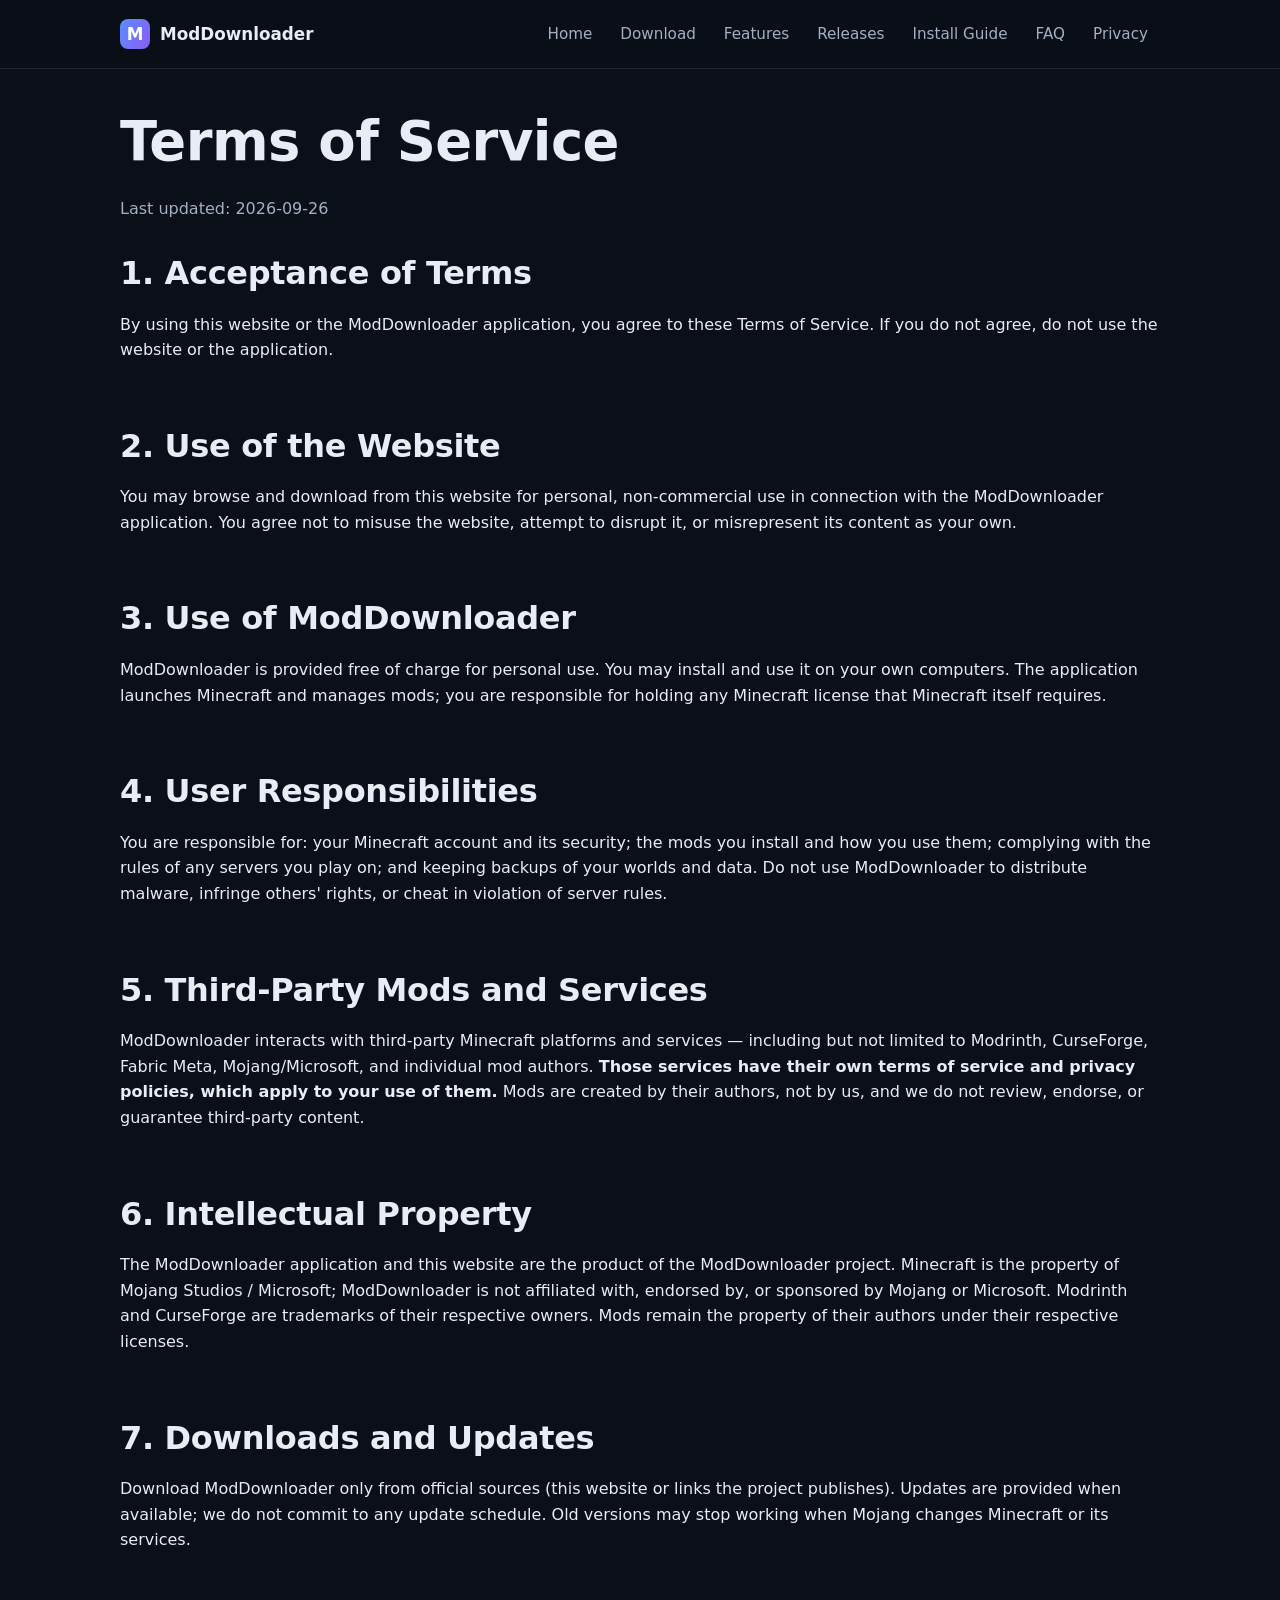
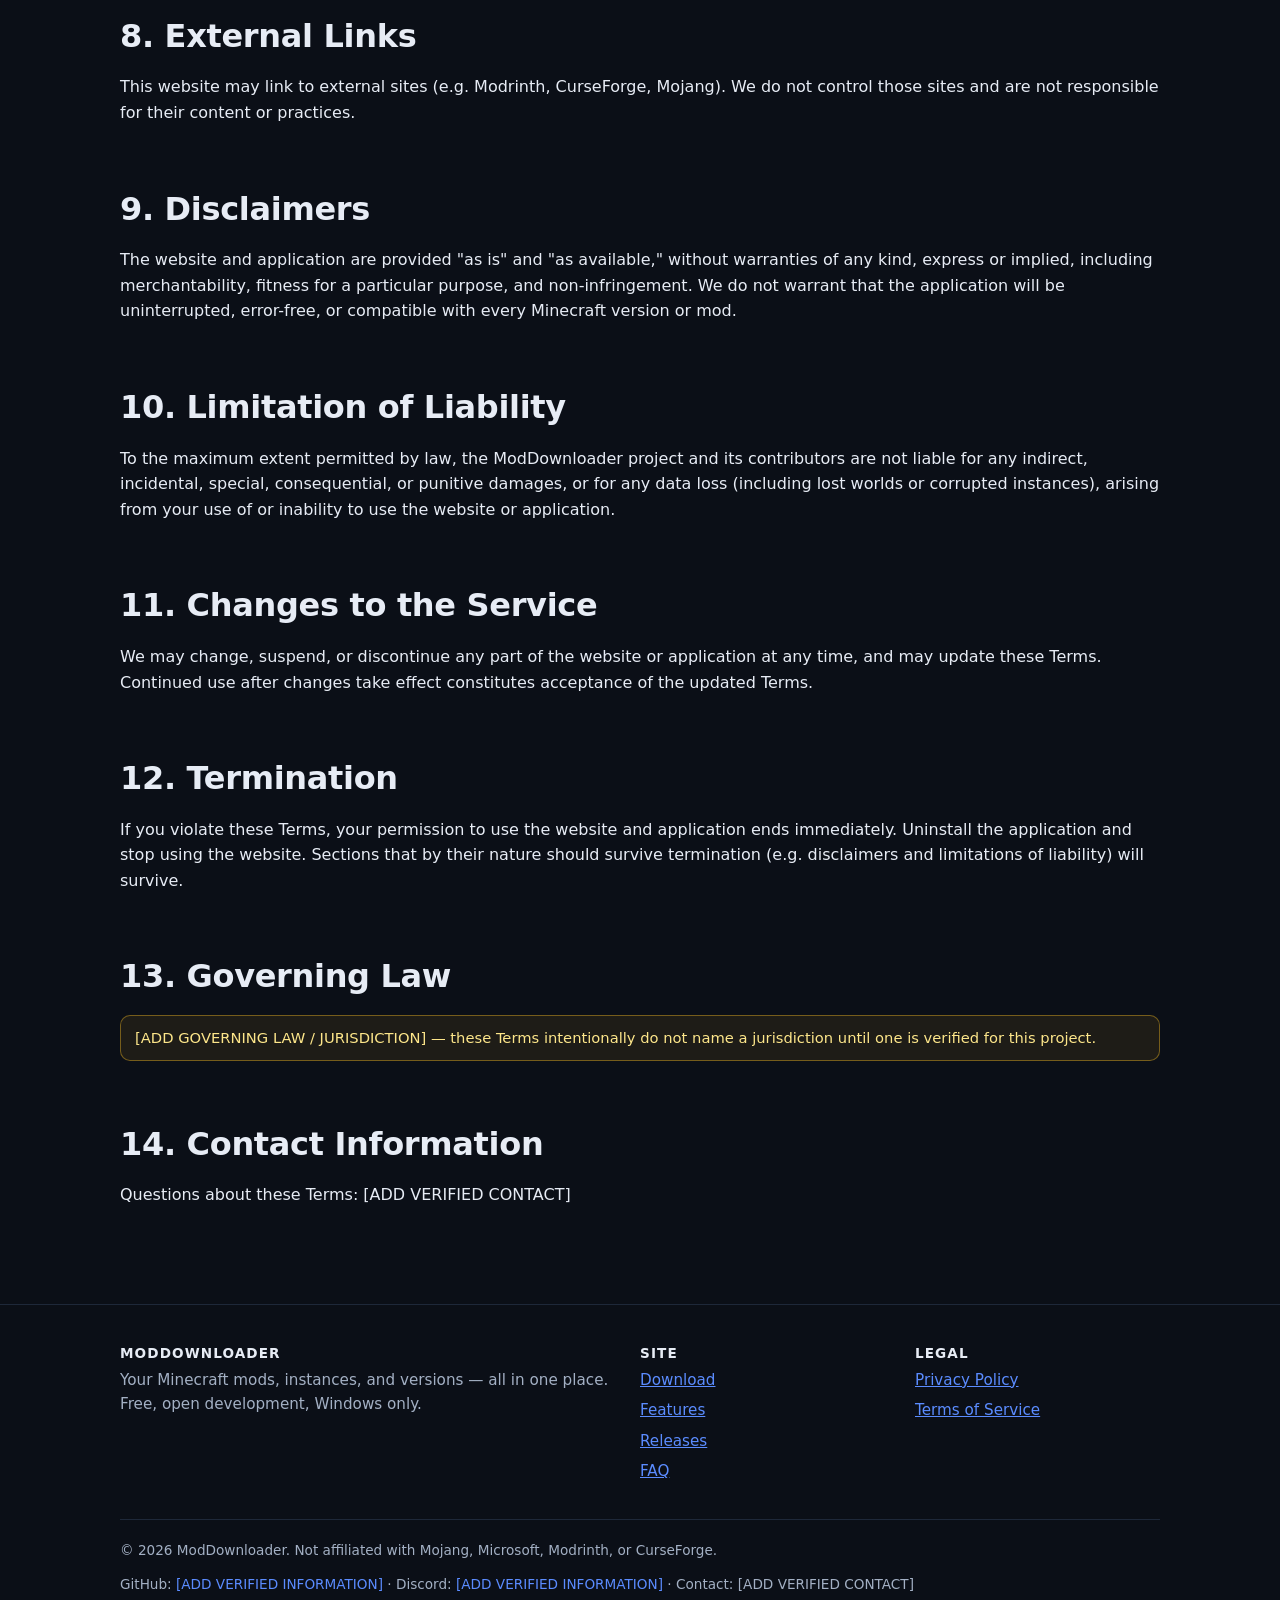
<file: terms.html>
<!DOCTYPE html>
<html lang="en">

<head>
  <meta charset="UTF-8">
  <meta name="viewport" content="width=device-width, initial-scale=1.0">
  <title>Terms of Service — ModDownloader</title>
  <meta name="description" content="Terms of Service for the ModDownloader website and launcher.">
  <link rel="icon" type="image/svg+xml" href="assets/favicon.svg">
  <link rel="stylesheet" href="assets/css/styles.css">
</head>

<body>
  <a class="skip-link" href="#main">Skip to main content</a>

  <header class="site-header">
    <nav class="nav-bar" aria-label="Main navigation">
      <a class="brand" href="index.html"><span class="logo" aria-hidden="true">M</span> ModDownloader</a>
      <button class="nav-toggle" aria-expanded="false" aria-controls="navlinks">Menu</button>
      <div class="nav-links" id="navlinks">
        <a href="index.html">Home</a>
        <a href="download.html">Download</a>
        <a href="index.html#features">Features</a>
        <a href="releases.html">Releases</a>
        <a href="install.html">Install Guide</a>
        <a href="index.html#faq">FAQ</a>
        <a href="privacy.html">Privacy</a>
      </div>
    </nav>
  </header>

  <main id="main">
    <div class="container legal">
      <h1>Terms of Service</h1>
      <p class="muted">Last updated: <span data-config="RELEASE_DATE"></span></p>

      <h2>1. Acceptance of Terms</h2>
      <p>By using this website or the ModDownloader application, you agree to these Terms of Service. If you do not
        agree, do not use the website or the application.</p>

      <h2>2. Use of the Website</h2>
      <p>You may browse and download from this website for personal, non-commercial use in connection with the
        ModDownloader application. You agree not to misuse the website, attempt to disrupt it, or misrepresent its
        content as your own.</p>

      <h2>3. Use of ModDownloader</h2>
      <p>ModDownloader is provided free of charge for personal use. You may install and use it on your own computers.
        The application launches Minecraft and manages mods; you are responsible for holding any Minecraft license that
        Minecraft itself requires.</p>

      <h2>4. User Responsibilities</h2>
      <p>You are responsible for: your Minecraft account and its security; the mods you install and how you use them;
        complying with the rules of any servers you play on; and keeping backups of your worlds and data. Do not use
        ModDownloader to distribute malware, infringe others' rights, or cheat in violation of server rules.</p>

      <h2>5. Third-Party Mods and Services</h2>
      <p>ModDownloader interacts with third-party Minecraft platforms and services — including but not limited to
        Modrinth, CurseForge, Fabric Meta, Mojang/Microsoft, and individual mod authors. <strong>Those services have
          their own terms of service and privacy policies, which apply to your use of them.</strong> Mods are created by
        their authors, not by us, and we do not review, endorse, or guarantee third-party content.</p>

      <h2>6. Intellectual Property</h2>
      <p>The ModDownloader application and this website are the product of the ModDownloader project. Minecraft is the
        property of Mojang Studios / Microsoft; ModDownloader is not affiliated with, endorsed by, or sponsored by
        Mojang or Microsoft. Modrinth and CurseForge are trademarks of their respective owners. Mods remain the property
        of their authors under their respective licenses.</p>

      <h2>7. Downloads and Updates</h2>
      <p>Download ModDownloader only from official sources (this website or links the project publishes). Updates are
        provided when available; we do not commit to any update schedule. Old versions may stop working when Mojang
        changes Minecraft or its services.</p>

      <h2>8. External Links</h2>
      <p>This website may link to external sites (e.g. Modrinth, CurseForge, Mojang). We do not control those sites and
        are not responsible for their content or practices.</p>

      <h2>9. Disclaimers</h2>
      <p>The website and application are provided "as is" and "as available," without warranties of any kind, express or
        implied, including merchantability, fitness for a particular purpose, and non-infringement. We do not warrant
        that the application will be uninterrupted, error-free, or compatible with every Minecraft version or mod.</p>

      <h2>10. Limitation of Liability</h2>
      <p>To the maximum extent permitted by law, the ModDownloader project and its contributors are not liable for any
        indirect, incidental, special, consequential, or punitive damages, or for any data loss (including lost worlds
        or corrupted instances), arising from your use of or inability to use the website or application.</p>

      <h2>11. Changes to the Service</h2>
      <p>We may change, suspend, or discontinue any part of the website or application at any time, and may update these
        Terms. Continued use after changes take effect constitutes acceptance of the updated Terms.</p>

      <h2>12. Termination</h2>
      <p>If you violate these Terms, your permission to use the website and application ends immediately. Uninstall the
        application and stop using the website. Sections that by their nature should survive termination (e.g.
        disclaimers and limitations of liability) will survive.</p>

      <h2>13. Governing Law</h2>
      <div class="placeholder-note">[ADD GOVERNING LAW / JURISDICTION] — these Terms intentionally do not name a
        jurisdiction until one is verified for this project.</div>

      <h2>14. Contact Information</h2>
      <p>Questions about these Terms: <span>[ADD VERIFIED CONTACT]</span></p>
    </div>
  </main>

  <footer class="site-footer">
    <div class="container">
      <div class="footer-grid">
        <div>
          <h3>ModDownloader</h3>
          <p>Your Minecraft mods, instances, and versions — all in one place. Free, open development, Windows only.</p>
        </div>
        <div>
          <h3>Site</h3>
          <ul>
            <li><a href="download.html">Download</a></li>
            <li><a href="index.html#features">Features</a></li>
            <li><a href="releases.html">Releases</a></li>
            <li><a href="index.html#faq">FAQ</a></li>
          </ul>
        </div>
        <div>
          <h3>Legal</h3>
          <ul>
            <li><a href="privacy.html">Privacy Policy</a></li>
            <li><a href="terms.html">Terms of Service</a></li>
          </ul>
        </div>
      </div>
      <div class="footer-bottom">
        <span>© 2026 ModDownloader. Not affiliated with Mojang, Microsoft, Modrinth, or CurseForge.</span>
        <span>
          GitHub: <a data-github-link href="#" aria-disabled="true">[ADD VERIFIED INFORMATION]</a> ·
          Discord: <a data-discord-link href="#" aria-disabled="true">[ADD VERIFIED INFORMATION]</a> ·
          Contact: <span>[ADD VERIFIED CONTACT]</span>
        </span>
      </div>
    </div>
  </footer>

  <script src="assets/js/config.js"></script>
  <script src="assets/js/main.js"></script>
</body>

</html>
</file>
<file: assets/css/styles.css>
/* ModDownloader website — dark, modern, accessible. System fonts only (no third-party requests). */
:root {
  --bg: #0b0f17;
  --bg-soft: #111726;
  --card: #141b2b;
  --card-edge: #1e2839;
  --text: #e7ecf5;
  --text-dim: #a3b0c4;
  --accent: #5b8cff;
  --accent-2: #8b5cf6;
  --accent-grad: linear-gradient(120deg, #5b8cff, #8b5cf6);
  --ok: #4ade80;
  --warn: #fbbf24;
  --radius: 14px;
  --focus: 0 0 0 3px #8ab4ff;
}

* { box-sizing: border-box; }
html { scroll-behavior: smooth; }
@media (prefers-reduced-motion: reduce) {
  html { scroll-behavior: auto; }
  *, *::before, *::after { animation: none !important; transition: none !important; }
}

body {
  margin: 0;
  background:
    radial-gradient(1000px 500px at 80% -10%, rgba(139, 92, 246, .14), transparent 60%),
    radial-gradient(900px 500px at 10% -10%, rgba(91, 140, 255, .16), transparent 60%),
    var(--bg);
  color: var(--text);
  font-family: system-ui, -apple-system, "Segoe UI", Roboto, Arial, sans-serif;
  line-height: 1.6;
  -webkit-font-smoothing: antialiased;
}

/* ---------- Layout ---------- */
.container { max-width: 1080px; margin: 0 auto; padding: 0 20px; }
main { padding: 40px 0 80px; }
section { margin: 56px 0; }
h1, h2, h3 { line-height: 1.2; letter-spacing: -.01em; }
h1 { font-size: clamp(2.2rem, 6vw, 3.4rem); margin: 0 0 .4em; }
h2 { font-size: clamp(1.5rem, 4vw, 2rem); margin: 0 0 .6em; }
h3 { font-size: 1.15rem; margin: 0 0 .5em; }
p { margin: 0 0 1em; }
a { color: var(--accent); }
a:hover { color: #9db9ff; }
ul { padding-left: 1.2em; }
code, kbd { background: var(--bg-soft); border: 1px solid var(--card-edge); border-radius: 6px; padding: .1em .4em; font-size: .92em; }

/* Skip link + focus visibility */
.skip-link {
  position: absolute; left: -9999px; top: 0; background: var(--accent); color: #fff;
  padding: 10px 16px; border-radius: 0 0 10px 0; z-index: 100;
}
.skip-link:focus { left: 0; }
:focus-visible { outline: none; box-shadow: var(--focus); border-radius: 6px; }

/* ---------- Header / nav ---------- */
.site-header {
  position: sticky; top: 0; z-index: 50;
  background: rgba(11, 15, 23, .85);
  backdrop-filter: blur(10px);
  border-bottom: 1px solid var(--card-edge);
}
.nav-bar { display: flex; align-items: center; gap: 16px; padding: 14px 20px; max-width: 1080px; margin: 0 auto; }
.brand { display: flex; align-items: center; gap: 10px; font-weight: 700; font-size: 1.05rem; color: var(--text); text-decoration: none; }
.brand .logo {
  width: 30px; height: 30px; border-radius: 8px; background: var(--accent-grad);
  display: inline-flex; align-items: center; justify-content: center; color: #fff; font-weight: 800;
}
.nav-links { display: flex; gap: 4px; margin-left: auto; align-items: center; }
.nav-links a {
  color: var(--text-dim); text-decoration: none; padding: 8px 12px; border-radius: 8px; font-size: .95rem;
}
.nav-links a:hover { color: var(--text); background: var(--bg-soft); }
.nav-links a[aria-current="page"] { color: var(--text); background: var(--bg-soft); }
.nav-toggle { display: none; margin-left: auto; background: var(--bg-soft); color: var(--text); border: 1px solid var(--card-edge); border-radius: 8px; padding: 8px 12px; font-size: 1rem; cursor: pointer; }
@media (max-width: 760px) {
  .nav-toggle { display: block; }
  .nav-links {
    display: none; position: absolute; left: 0; right: 0; top: 100%;
    flex-direction: column; align-items: stretch; background: var(--bg); border-bottom: 1px solid var(--card-edge); padding: 10px 20px 16px;
  }
  .nav-links.open { display: flex; }
}

/* ---------- Buttons ---------- */
.btn {
  display: inline-block; padding: 13px 22px; border-radius: 12px; font-weight: 600; font-size: 1rem;
  text-decoration: none; cursor: pointer; border: 1px solid transparent; transition: transform .12s ease, background .12s ease;
}
.btn-primary { background: var(--accent-grad); color: #fff; }
.btn-primary:hover { transform: translateY(-1px); color: #fff; }
.btn-secondary { background: var(--bg-soft); color: var(--text); border-color: var(--card-edge); }
.btn-secondary:hover { color: var(--text); background: #1a2334; }
.btn[disabled], .btn.btn-disabled { opacity: .55; cursor: not-allowed; transform: none; }
.btn-small { padding: 9px 14px; font-size: .9rem; }

/* ---------- Cards ---------- */
.card { background: var(--card); border: 1px solid var(--card-edge); border-radius: var(--radius); padding: 22px; }
.grid { display: grid; gap: 16px; }
.grid-3 { grid-template-columns: repeat(3, 1fr); }
.grid-2 { grid-template-columns: repeat(2, 1fr); }
@media (max-width: 860px) { .grid-3 { grid-template-columns: 1fr 1fr; } }
@media (max-width: 560px) { .grid-3, .grid-2 { grid-template-columns: 1fr; } }

/* Badges — never color-only: text labels included */
.badge { display: inline-block; font-size: .78rem; font-weight: 600; padding: 3px 10px; border-radius: 999px; border: 1px solid; }
.badge-ok { color: var(--ok); border-color: var(--ok); }
.badge-warn { color: var(--warn); border-color: var(--warn); }
.badge-dim { color: var(--text-dim); border-color: var(--text-dim); }

/* ---------- Hero ---------- */
.hero { display: grid; grid-template-columns: 1.1fr 1fr; gap: 40px; align-items: center; padding: 40px 0 20px; }
@media (max-width: 900px) { .hero { grid-template-columns: 1fr; } }
.hero .subtitle { font-size: 1.2rem; color: var(--text-dim); max-width: 34em; }
.hero-actions { display: flex; gap: 12px; flex-wrap: wrap; margin: 22px 0 18px; }
.status-line { display: flex; gap: 20px; flex-wrap: wrap; color: var(--text-dim); font-size: .95rem; }
.status-line strong { color: var(--text); }

/* Hero screenshot (real capture) */
.hero-shot { border: 1px solid var(--card-edge); border-radius: var(--radius); overflow: hidden; background: var(--card); }
.hero-shot img { display: block; width: 100%; height: auto; }
.shot-caption { padding: 10px 14px; font-size: .85rem; color: var(--text-dim); border-top: 1px solid var(--card-edge); }

/* OS detection notice */
.os-note { margin-top: 14px; font-size: .95rem; }
.os-note .pill { display: inline-block; background: var(--bg-soft); border: 1px solid var(--card-edge); border-radius: 999px; padding: 5px 12px; }

/* ---------- Feature list ---------- */
.feature h3 { display: flex; align-items: center; gap: 8px; flex-wrap: wrap; }
.icon-dot { width: 10px; height: 10px; border-radius: 50%; background: var(--accent-grad); flex: none; }

/* Version chips */
.chips { display: flex; flex-wrap: wrap; gap: 8px; }
.chip { background: var(--bg-soft); border: 1px solid var(--card-edge); color: var(--text-dim); border-radius: 8px; padding: 6px 12px; font-size: .9rem; font-variant-numeric: tabular-nums; }

/* ---------- Screenshots / lightbox ---------- */
.gallery { display: grid; grid-template-columns: repeat(2, 1fr); gap: 14px; }
@media (max-width: 560px) { .gallery { grid-template-columns: 1fr; } }
.gallery button { padding: 0; border: 1px solid var(--card-edge); background: var(--card); border-radius: 12px; cursor: zoom-in; overflow: hidden; }
.gallery img { display: block; width: 100%; height: auto; }
.shot-placeholder {
  display: flex; align-items: center; justify-content: center; min-height: 160px;
  color: var(--text-dim); font-size: .9rem; border: 1px dashed var(--card-edge); border-radius: 12px; padding: 16px; text-align: center;
}
.lightbox { position: fixed; inset: 0; background: rgba(5, 8, 14, .92); display: none; align-items: center; justify-content: center; z-index: 200; padding: 24px; }
.lightbox.open { display: flex; }
.lightbox img { max-width: 100%; max-height: 90vh; border-radius: 10px; }
.lightbox .close { position: absolute; top: 14px; right: 18px; font-size: 1.6rem; background: var(--bg-soft); color: var(--text); border: 1px solid var(--card-edge); border-radius: 10px; padding: 6px 14px; cursor: pointer; }

/* ---------- FAQ ---------- */
details { background: var(--card); border: 1px solid var(--card-edge); border-radius: 12px; margin-bottom: 10px; }
summary { cursor: pointer; padding: 14px 18px; font-weight: 600; }
details > div { padding: 0 18px 14px; color: var(--text-dim); }

/* ---------- Tables ---------- */
.table { width: 100%; border-collapse: collapse; font-size: .95rem; }
.table th, .table td { text-align: left; padding: 10px 12px; border-bottom: 1px solid var(--card-edge); }
.table th { color: var(--text-dim); font-weight: 600; }

/* ---------- Download page ---------- */
.download-card { text-align: center; padding: 40px 24px; }
.download-card .btn { font-size: 1.1rem; padding: 15px 28px; }
.dl-facts { display: grid; grid-template-columns: repeat(4, 1fr); gap: 10px; margin: 26px 0; }
@media (max-width: 680px) { .dl-facts { grid-template-columns: 1fr 1fr; } }
.dl-facts .fact { background: var(--bg-soft); border: 1px solid var(--card-edge); border-radius: 10px; padding: 12px; }
.dl-facts .fact span { display: block; font-size: .78rem; color: var(--text-dim); text-transform: uppercase; letter-spacing: .05em; }
.unpublished { color: var(--warn); }

/* ---------- Legal pages ---------- */
.legal h2 { margin-top: 2em; }
.legal h2:first-of-type { margin-top: 1em; }
.placeholder-note { background: rgba(251, 191, 36, .08); border: 1px solid rgba(251, 191, 36, .4); color: #fde68a; border-radius: 10px; padding: 10px 14px; font-size: .92rem; }

/* ---------- Footer ---------- */
.site-footer { border-top: 1px solid var(--card-edge); padding: 40px 0 60px; color: var(--text-dim); font-size: .95rem; }
.footer-grid { display: grid; grid-template-columns: 2fr 1fr 1fr; gap: 30px; }
@media (max-width: 680px) { .footer-grid { grid-template-columns: 1fr; } }
.site-footer h3 { font-size: .85rem; text-transform: uppercase; letter-spacing: .08em; color: var(--text); }
.site-footer ul { list-style: none; padding: 0; margin: 0; }
.site-footer li { margin: 6px 0; }
.footer-bottom { margin-top: 30px; padding-top: 20px; border-top: 1px solid var(--card-edge); display: flex; justify-content: space-between; gap: 12px; flex-wrap: wrap; font-size: .85rem; }

/* Utility */
.muted { color: var(--text-dim); }
.small { font-size: .88rem; }
.mt { margin-top: 14px; }
</file>
